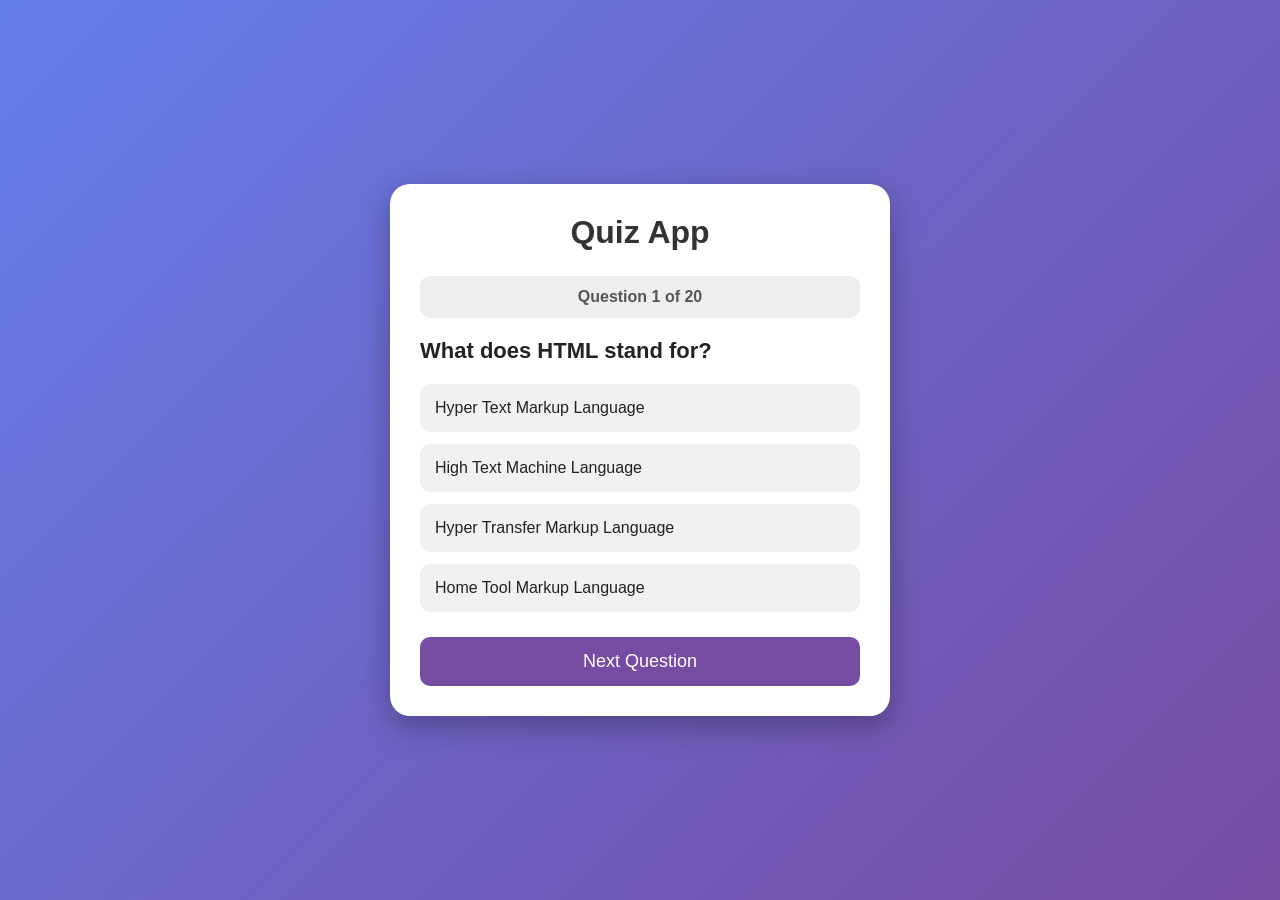
<file: ex3/index.html>
<!DOCTYPE html>
<html lang="en">
<head>
    <meta charset="UTF-8">
    <meta name="viewport" content="width=device-width, initial-scale=1.0">
    <title>Quiz App</title>
    <link rel="stylesheet" href="style.css">
</head>
<body>

<div class="quiz-container">

    <div class="quiz-box">
        <h1>Quiz App</h1>

        <div id="progress" class="progress"></div>

        <h2 id="question"></h2>

        <div id="answers" class="answers"></div>

        <button id="nextBtn">Next Question</button>
    </div>

    <div id="result" class="hide">
        <h2>Quiz Completed 🎉</h2>
        <p id="score"></p>
        <button onclick="location.reload()">Restart Quiz</button>
    </div>

</div>

<script src="script.js"></script>

</body>
</html>
</file>
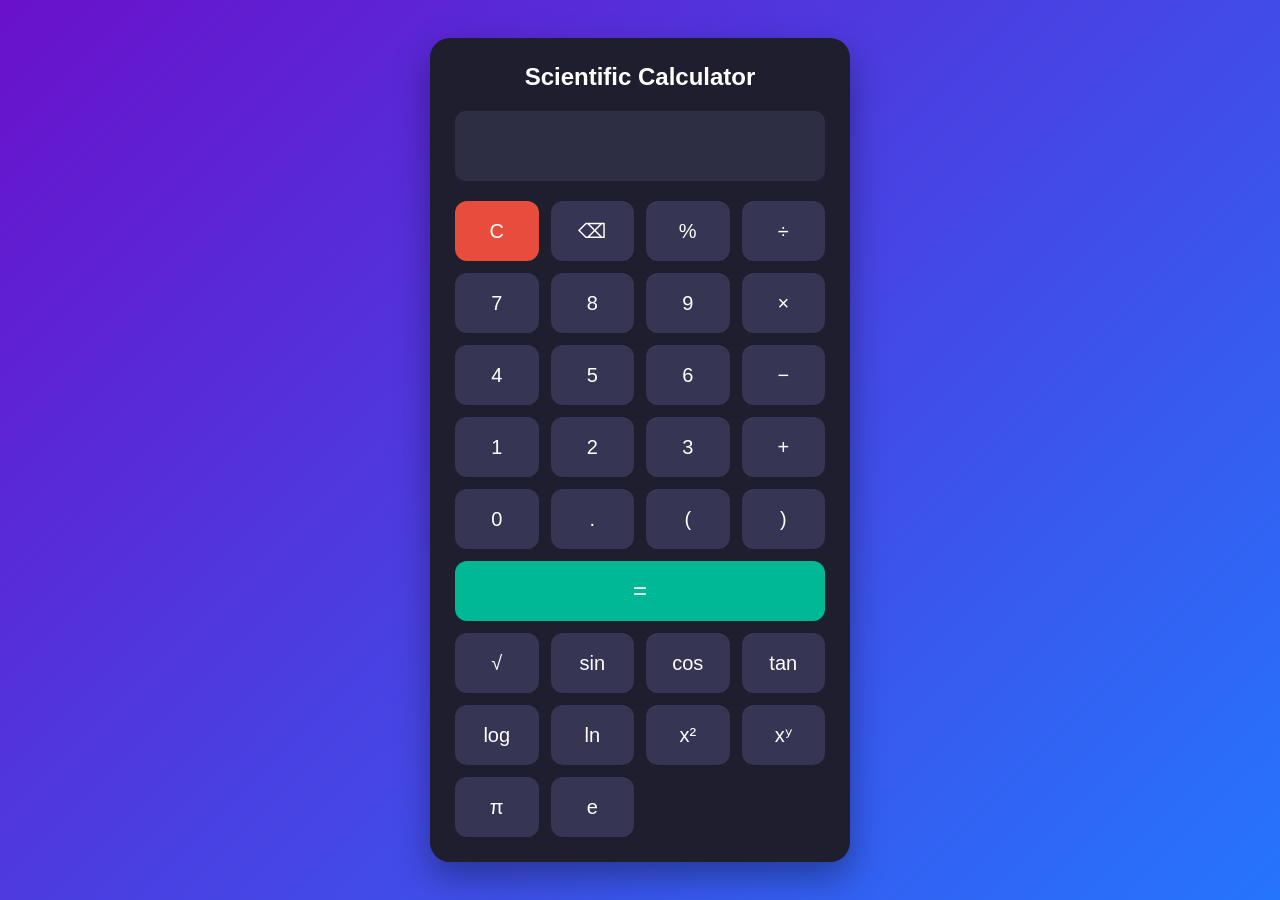
<file: ex4/index.html>
<!DOCTYPE html>
<html lang="en">
<head>
    <meta charset="UTF-8">
    <meta name="viewport" content="width=device-width, initial-scale=1.0">
    <title>Scientific Calculator</title>
    <link rel="stylesheet" href="style.css">
</head>
<body>

<div class="calculator">

    <h2>Scientific Calculator</h2>

    <input type="text" id="display" readonly>

    <div class="buttons">

        <button onclick="clearDisplay()" class="red">C</button>
        <button onclick="deleteLast()">⌫</button>
        <button onclick="append('%')">%</button>
        <button onclick="append('/')">÷</button>

        <button onclick="append('7')">7</button>
        <button onclick="append('8')">8</button>
        <button onclick="append('9')">9</button>
        <button onclick="append('*')">×</button>

        <button onclick="append('4')">4</button>
        <button onclick="append('5')">5</button>
        <button onclick="append('6')">6</button>
        <button onclick="append('-')">−</button>

        <button onclick="append('1')">1</button>
        <button onclick="append('2')">2</button>
        <button onclick="append('3')">3</button>
        <button onclick="append('+')">+</button>

        <button onclick="append('0')">0</button>
        <button onclick="append('.')">.</button>
        <button onclick="append('(')">(</button>
        <button onclick="append(')')">)</button>

        <button onclick="calculate()" class="equal">=</button>

        <button onclick="func('Math.sqrt(')">√</button>
        <button onclick="func('Math.sin(')">sin</button>
        <button onclick="func('Math.cos(')">cos</button>
        <button onclick="func('Math.tan(')">tan</button>

        <button onclick="func('Math.log10(')">log</button>
        <button onclick="func('Math.log(')">ln</button>
        <button onclick="append('**2')">x²</button>
        <button onclick="append('**')">xʸ</button>

        <button onclick="append('Math.PI')">π</button>
        <button onclick="append('Math.E')">e</button>

    </div>

</div>

<script src="script.js"></script>

</body>
</html>
</file>
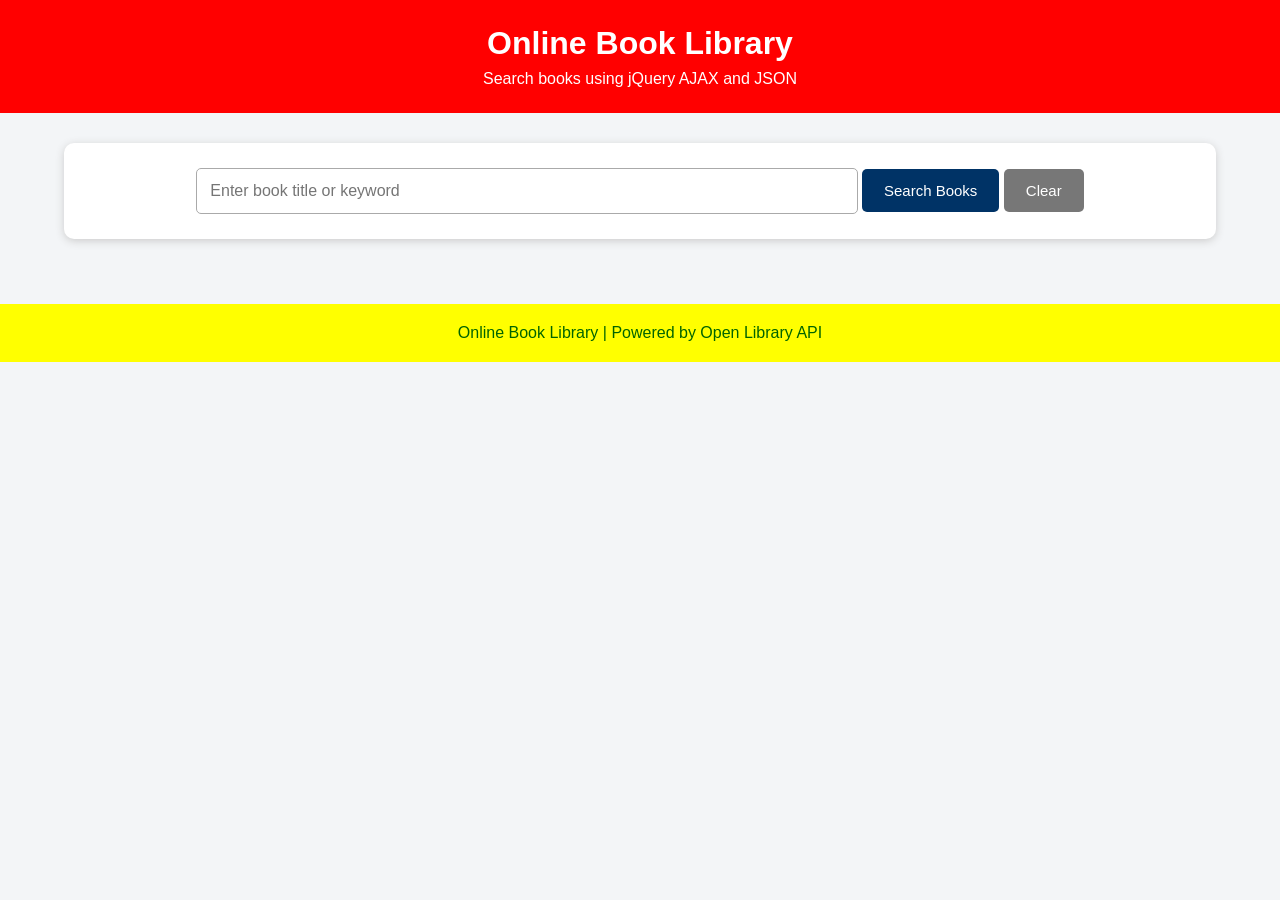
<file: book.html>
<!DOCTYPE html>
<html>

<head>

    <title>Online Book Library</title>

    <script src="https://code.jquery.com/jquery-3.7.1.min.js"></script>

    <style>

        * {
            box-sizing: border-box;
        }

        body {
            margin: 0;
            font-family: Arial, sans-serif;
            background: #f3f5f7;
            color: #222;
        }

        header {
            background: red;
            color: white;
            padding: 25px;
            text-align: center;
        }

        header h1 {
            margin: 0;
        }

        header p {
            margin: 8px 0 0;
        }

        .container {
            width: 90%;
            max-width: 1200px;
            margin: 30px auto;
        }

        .search-box {
            background: white;
            padding: 25px;
            border-radius: 10px;
            box-shadow: 0 2px 8px #ccc;
            text-align: center;
        }

        .search-box input {
            width: 60%;
            padding: 13px;
            border: 1px solid #aaa;
            border-radius: 5px;
            font-size: 16px;
        }

        button {
            padding: 13px 22px;
            border: none;
            border-radius: 5px;
            cursor: pointer;
            color: white;
            font-size: 15px;
        }

        #searchBtn {
            background: #003366;
        }

        #clearBtn {
            background: #777;
        }

        #loading {
            display: none;
            text-align: center;
            margin: 25px;
            font-size: 18px;
        }

        #resultInfo {
            margin: 25px 0 15px;
            font-weight: bold;
        }

        #bookList {
            display: grid;
            grid-template-columns:
                repeat(auto-fit, minmax(280px, 1fr));
            gap: 20px;
        }

        .book {
            background: white;
            border-radius: 10px;
            padding: 20px;
            box-shadow: 0 2px 8px #ccc;
        }

        .book img {
            display: block;
            width: 130px;
            height: 190px;
            object-fit: cover;
            margin: 0 auto 15px;
            border-radius: 5px;
        }

        .book h2 {
            font-size: 20px;
            margin: 10px 0;
        }

        .book p {
            margin: 7px 0;
        }

        .book a {
            display: inline-block;
            margin-top: 12px;
            padding: 9px 15px;
            background: #003366;
            color: white;
            text-decoration: none;
            border-radius: 5px;
        }

        .message {
            background: white;
            padding: 25px;
            text-align: center;
            border-radius: 8px;
            margin-top: 20px;
        }

        footer {
            margin-top: 40px;
            background: yellow;
            color: darkgreen;
            padding: 20px;
            text-align: center;
        }

        @media(max-width: 600px) {

            .search-box input {
                width: 100%;
                margin-bottom: 10px;
            }

            button {
                width: 100%;
                margin-top: 5px;
            }

        }

    </style>

</head>


<body>


<header>

    <h1>Online Book Library</h1>

    <p>
        Search books using jQuery AJAX and JSON
    </p>

</header>


<div class="container">


    <div class="search-box">

        <input
            type="text"
            id="search"
            placeholder="Enter book title or keyword">

        <button id="searchBtn">
            Search Books
        </button>

        <button id="clearBtn">
            Clear
        </button>

    </div>


    <div id="loading">
        Loading books...
    </div>


    <div id="resultInfo"></div>


    <div id="bookList"></div>


</div>


<footer>

    Online Book Library |
    Powered by Open Library API

</footer>


<script>

$(document).ready(function() {


    $("#searchBtn").click(function() {

        searchBooks();

    });


    $("#search").keypress(function(event) {

        if (event.which == 13) {

            searchBooks();

        }

    });


    $("#clearBtn").click(function() {

        $("#search").val("");

        $("#bookList").html("");

        $("#resultInfo").html("");

    });


    function searchBooks() {


        let query = $("#search").val().trim();


        if (query == "") {

            $("#resultInfo").html(
                "<div class='message'>" +
                "Please enter a book title or keyword." +
                "</div>"
            );

            return;

        }


        $("#loading").show();

        $("#bookList").html("");

        $("#resultInfo").html("");


        $.ajax({

            url:
            "https://openlibrary.org/search.json?q="
            + encodeURIComponent(query)
            + "&limit=12",

            type: "GET",

            dataType: "json",


            success: function(data) {


                $("#loading").hide();


                if (data.docs.length == 0) {

                    $("#resultInfo").html(
                        "<div class='message'>" +
                        "No books found." +
                        "</div>"
                    );

                    return;

                }


                $("#resultInfo").html(
                    "Found " +
                    data.numFound +
                    " books. Showing first " +
                    Math.min(data.docs.length, 12) +
                    " results."
                );


                $.each(
                    data.docs.slice(0, 12),
                    function(index, book) {


                        let title =
                            book.title ||
                            "Unknown Title";


                        let author =
                            book.author_name
                            ? book.author_name[0]
                            : "Unknown Author";


                        let year =
                            book.first_publish_year ||
                            "Unknown";


                        let editions =
                            book.edition_count ||
                            "Unknown";


                        let publisher =
                            book.publisher
                            ? book.publisher[0]
                            : "Unknown";


                        let language =
                            book.language
                            ? book.language[0]
                            : "Unknown";


                        let cover;


                        if (book.cover_i) {

                            cover =
                            "https://covers.openlibrary.org/b/id/"
                            + book.cover_i
                            + "-M.jpg";

                        } else {

                            cover =
                            "https://via.placeholder.com/130x190"
                            + "?text=No+Cover";

                        }


                        let bookLink =
                            book.key
                            ? "https://openlibrary.org"
                            + book.key
                            : "#";


                        let html =

                        "<div class='book'>" +

                        "<img src='" +
                        cover +
                        "' alt='Book Cover'>" +

                        "<h2>" +
                        title +
                        "</h2>" +

                        "<p><b>Author:</b> " +
                        author +
                        "</p>" +

                        "<p><b>First Published:</b> " +
                        year +
                        "</p>" +

                        "<p><b>Editions:</b> " +
                        editions +
                        "</p>" +

                        "<p><b>Publisher:</b> " +
                        publisher +
                        "</p>" +

                        "<p><b>Language:</b> " +
                        language +
                        "</p>" +

                        "<a href='" +
                        bookLink +
                        "' target='_blank'>" +
                        "View Book" +
                        "</a>" +

                        "</div>";


                        $("#bookList").append(html);


                    }
                );

            },


            error: function() {


                $("#loading").hide();


                $("#resultInfo").html(

                    "<div class='message'>" +

                    "Unable to fetch book data. " +

                    "Please check your internet connection." +

                    "</div>"

                );

            }

        });

    }

});

</script>


</body>

</html>
</file>
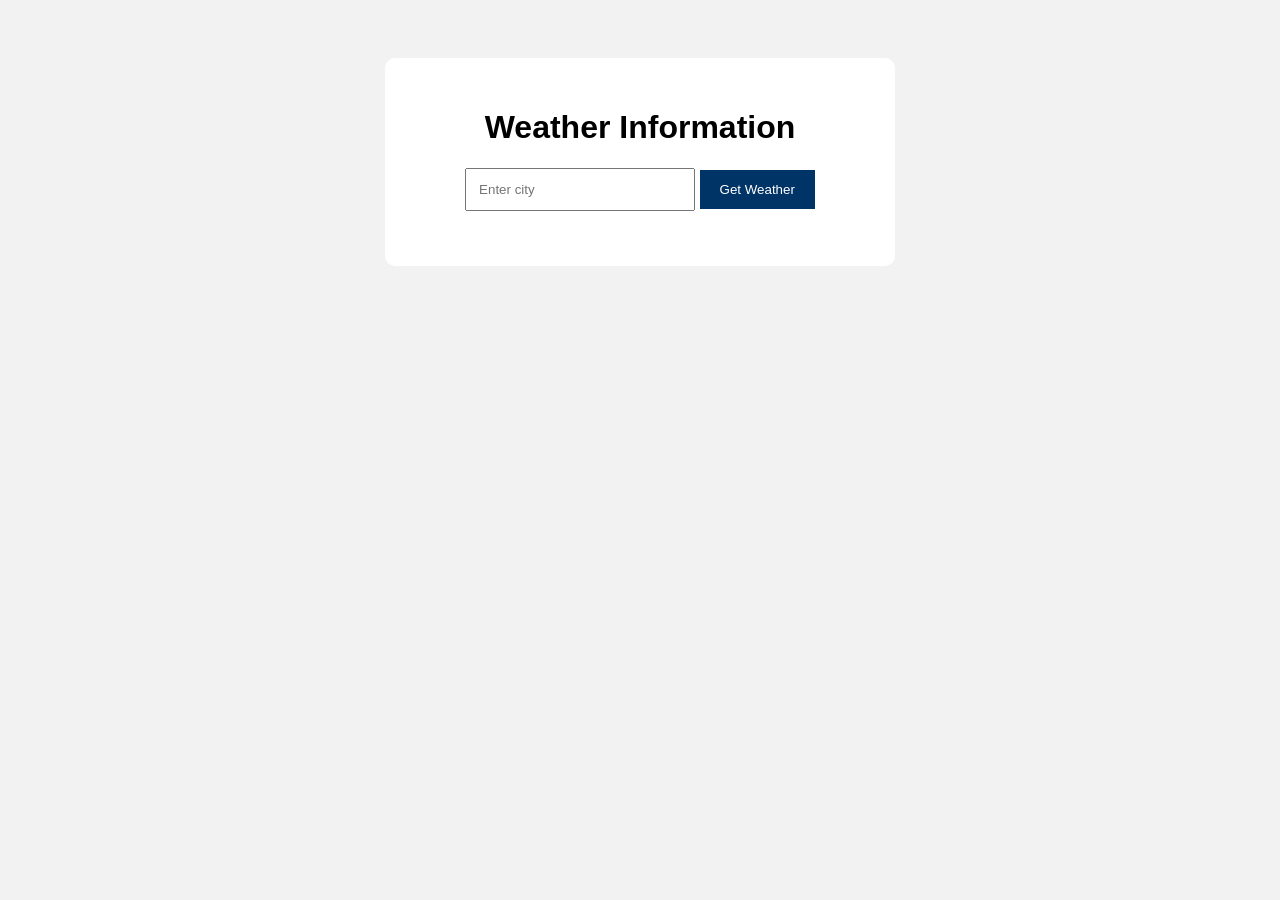
<file: weather.html>
<html>

<head>

<title>Weather Information</title>

<style>

body {
    font-family: Arial;
    background: #f2f2f2;
    padding: 50px;
    text-align: center;
}

.container {
    background: white;
    width: 450px;
    margin: auto;
    padding: 30px;
    border-radius: 10px;
}

input {
    padding: 12px;
    width: 230px;
}

button {
    padding: 12px 20px;
    background: #003366;
    color: white;
    border: none;
    cursor: pointer;
}

#weather {
    margin-top: 25px;
    text-align: left;
}

</style>

</head>

<body>

<div class="container">

<h1>Weather Information</h1>

<input type="text" id="city" placeholder="Enter city">

<button onclick="fetchWeather()">
Get Weather
</button>

<div id="weather"></div>

</div>

<script>

function fetchWeather() {

    let city = document.getElementById("city").value;

    if (city == "") {
        alert("Enter city name");
        return;
    }

    fetch("https://geocoding-api.open-meteo.com/v1/search?name="
          + encodeURIComponent(city)
          + "&count=1&language=en&format=json")

    .then(response => response.json())

    .then(data => {

        if (!data.results) {
            document.getElementById("weather").innerHTML =
                "<p>City not found</p>";
            return;
        }

        let latitude = data.results[0].latitude;
        let longitude = data.results[0].longitude;
        let cityName = data.results[0].name;

        return fetch(
            "https://api.open-meteo.com/v1/forecast?latitude="
            + latitude
            + "&longitude="
            + longitude
            + "&current=temperature_2m,relative_humidity_2m,weather_code"
        )
        .then(response => response.json())

        .then(weather => {

            document.getElementById("weather").innerHTML =
                "<h2>" + cityName + "</h2>" +
                "<p>Temperature: "
                + weather.current.temperature_2m
                + " °C</p>" +
                "<p>Humidity: "
                + weather.current.relative_humidity_2m
                + "%</p>" +
                "<p>Weather Code: "
                + weather.current.weather_code
                + "</p>";

        });

    })

    .catch(error => {

        document.getElementById("weather").innerHTML =
            "<p>Unable to fetch weather data</p>";

    });

}

</script>

</body>

</html>
</file>
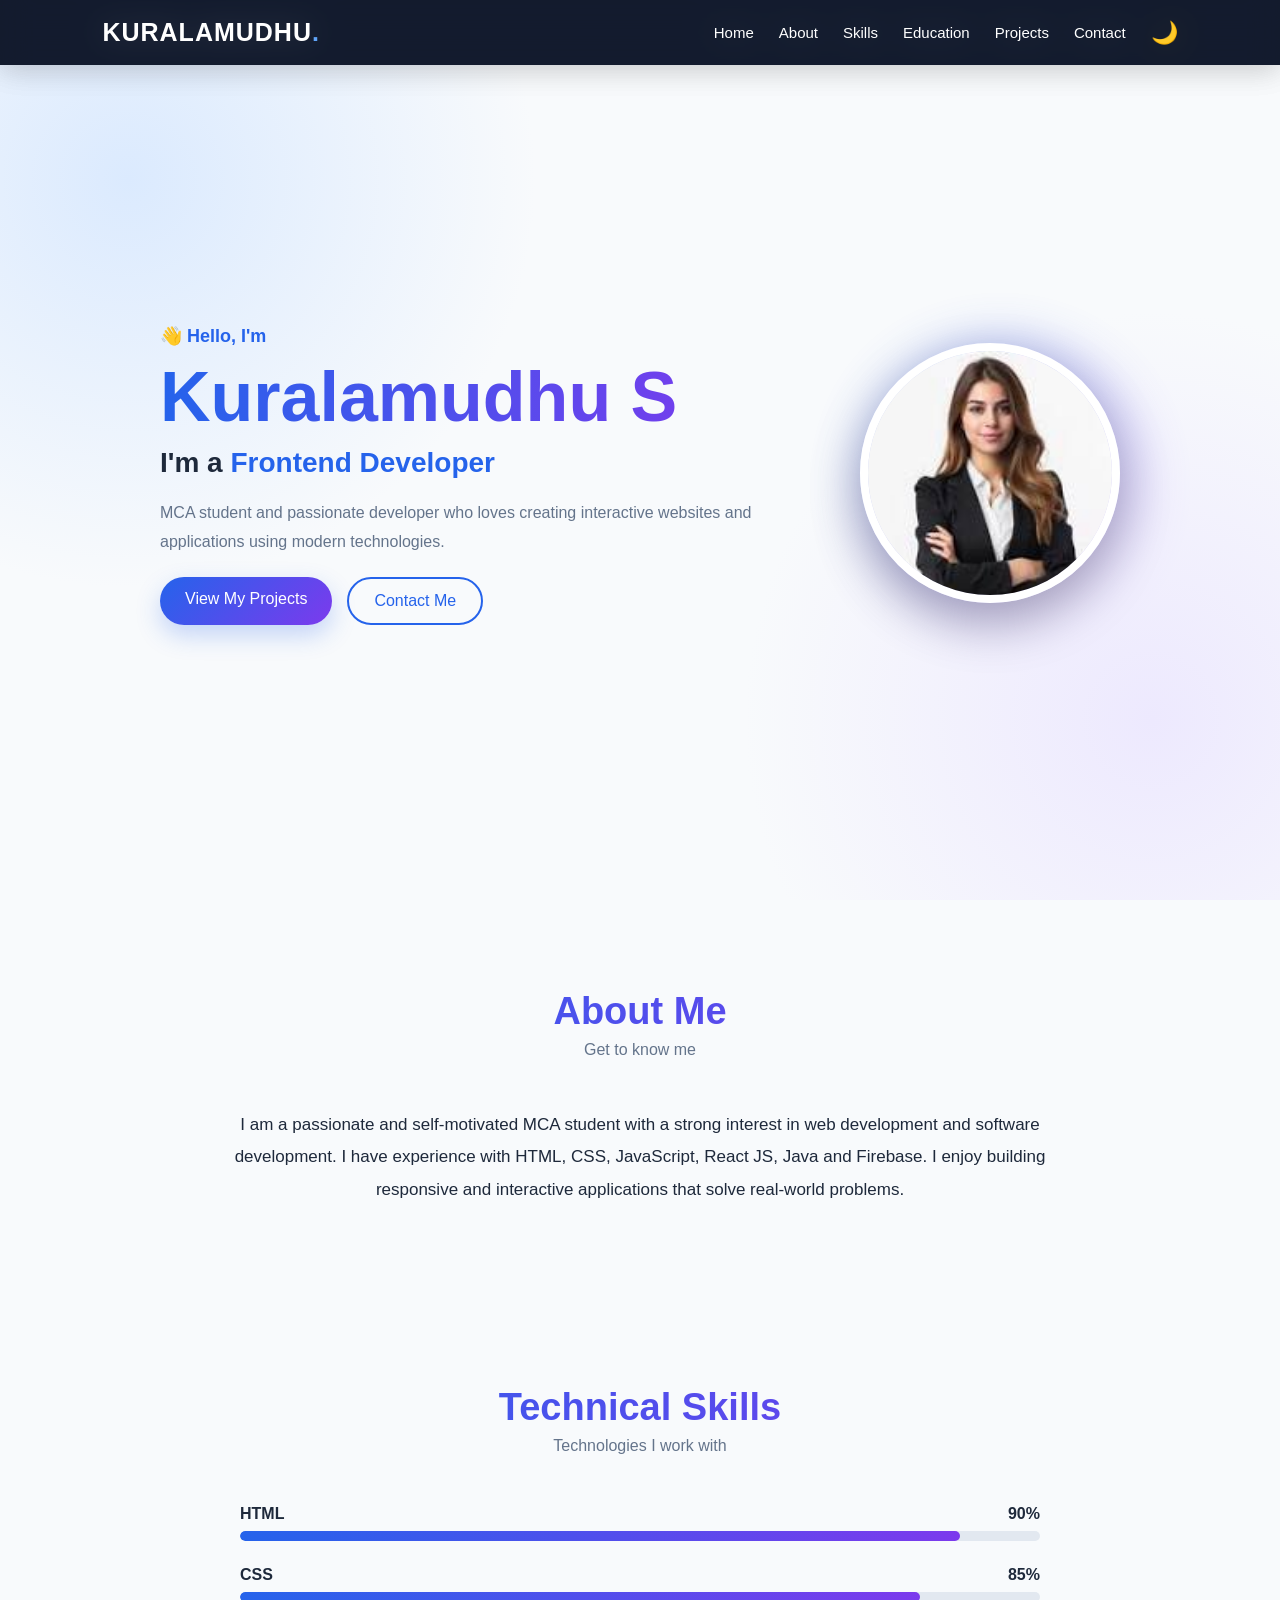
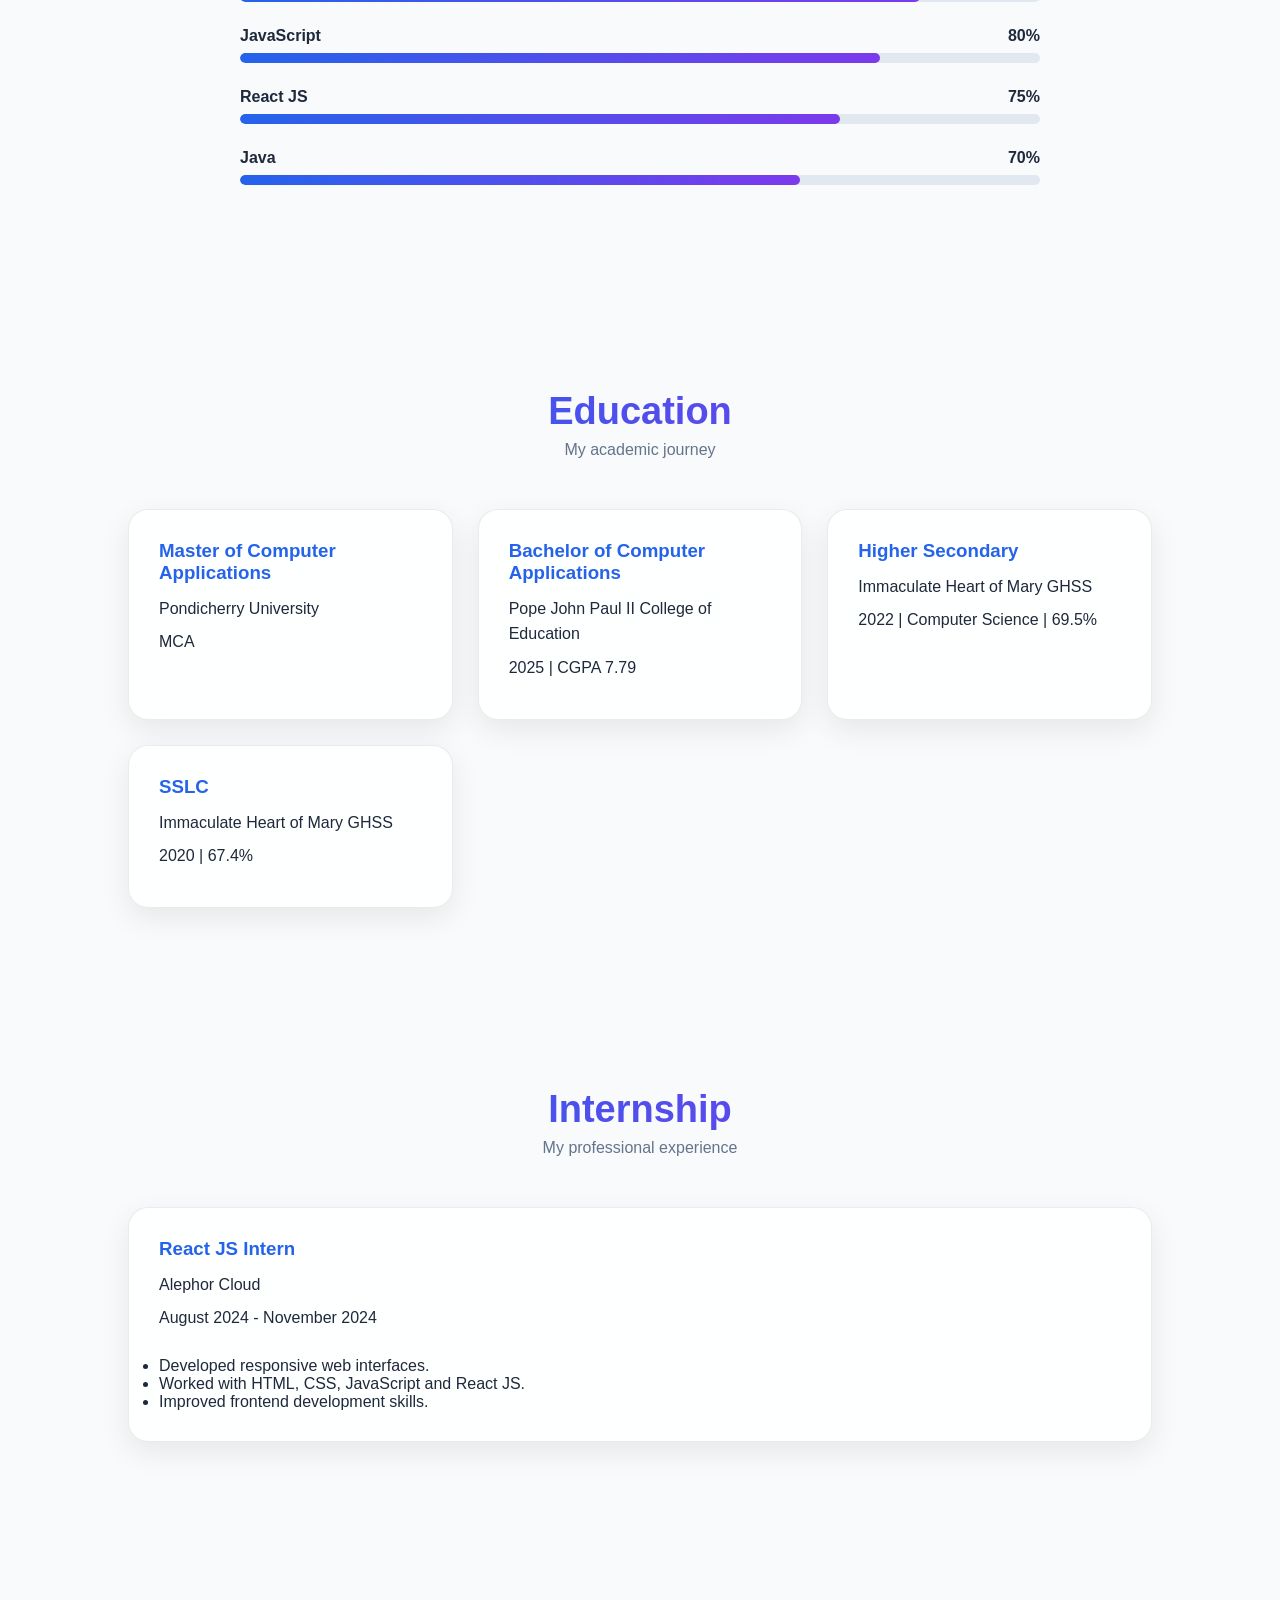
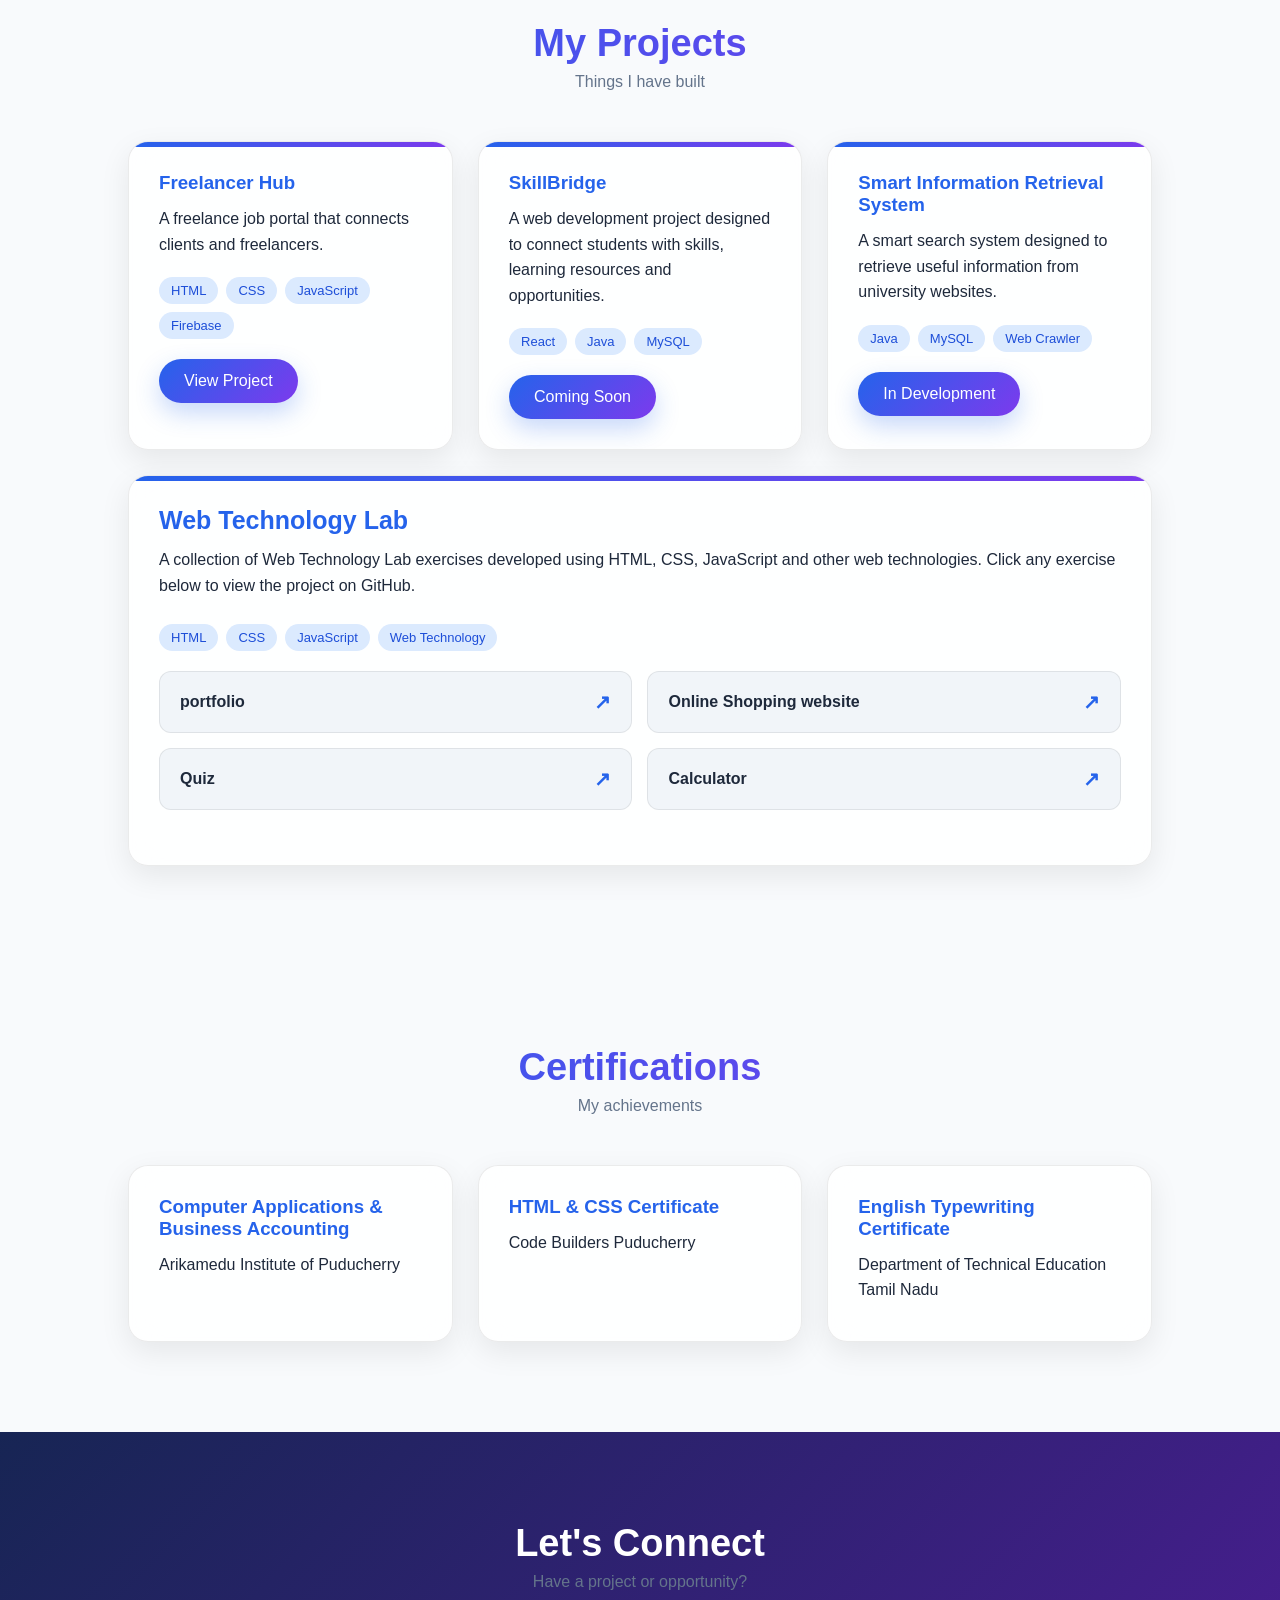
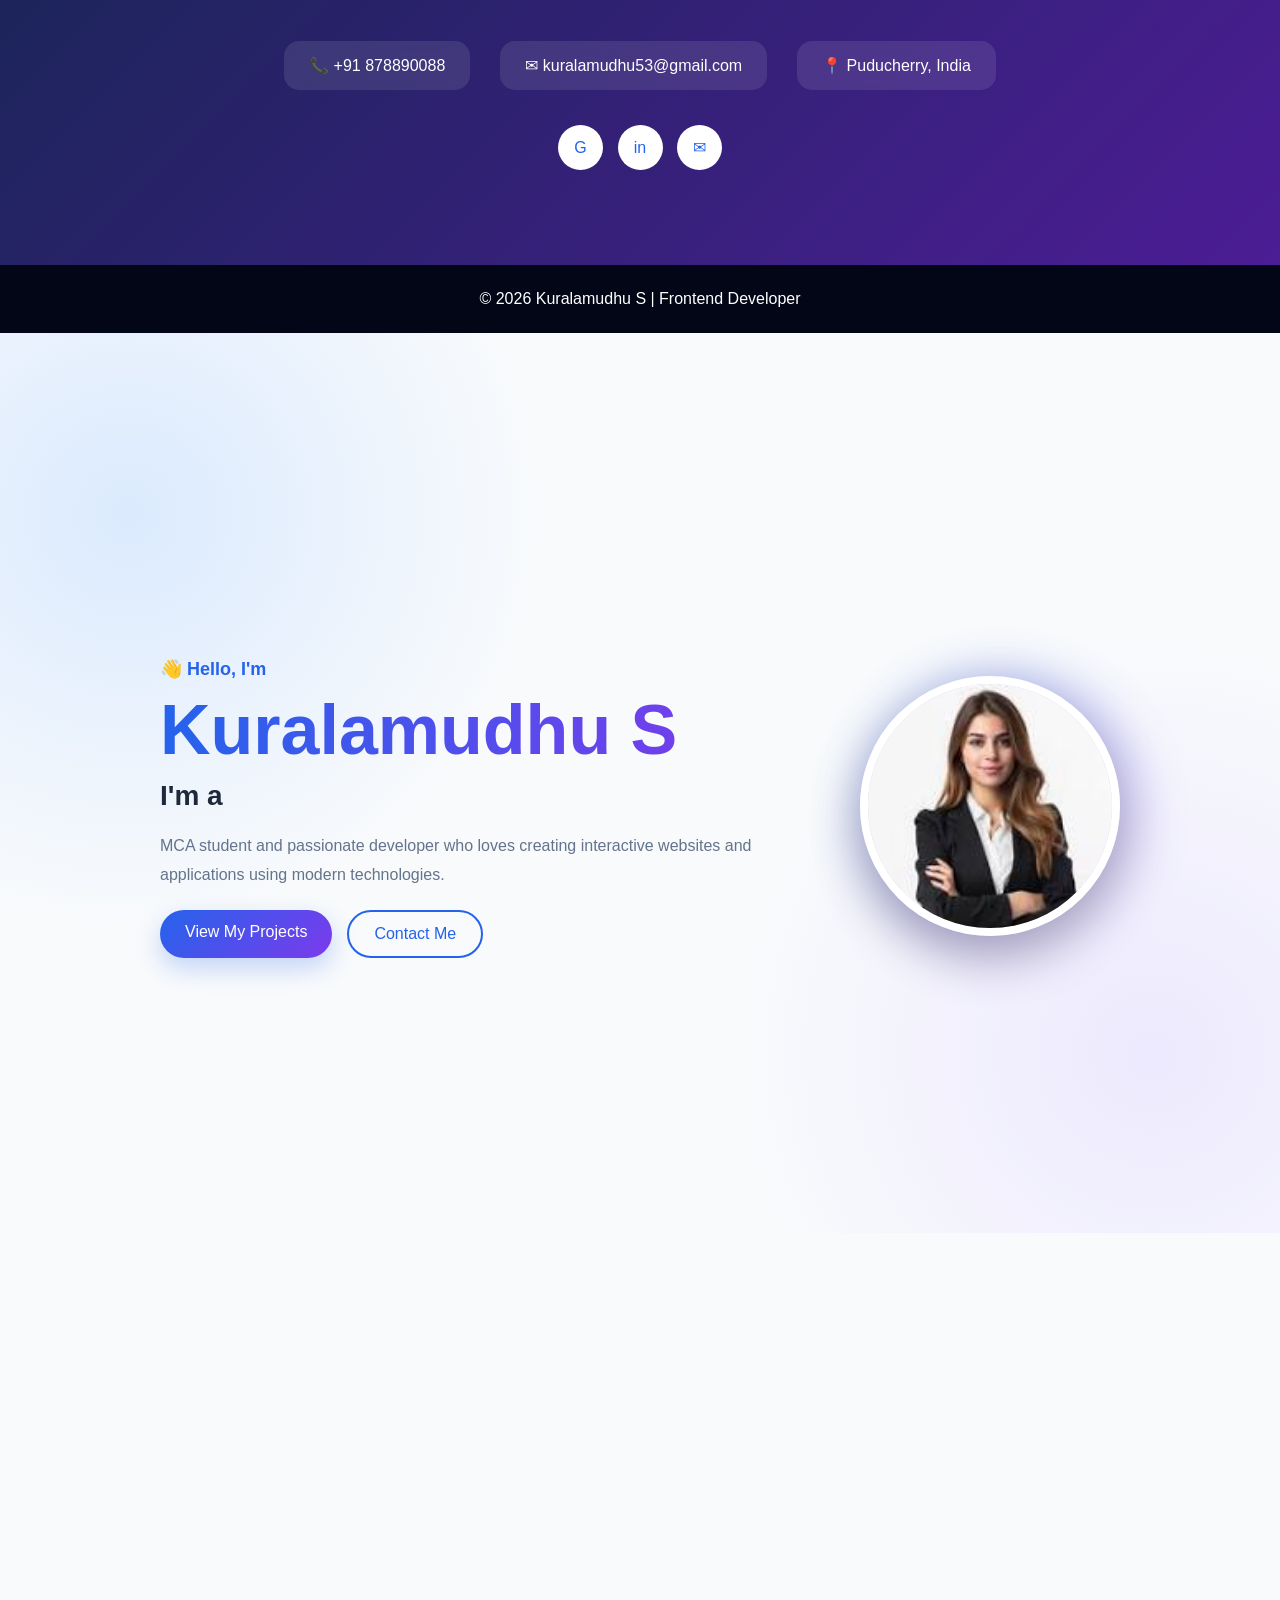
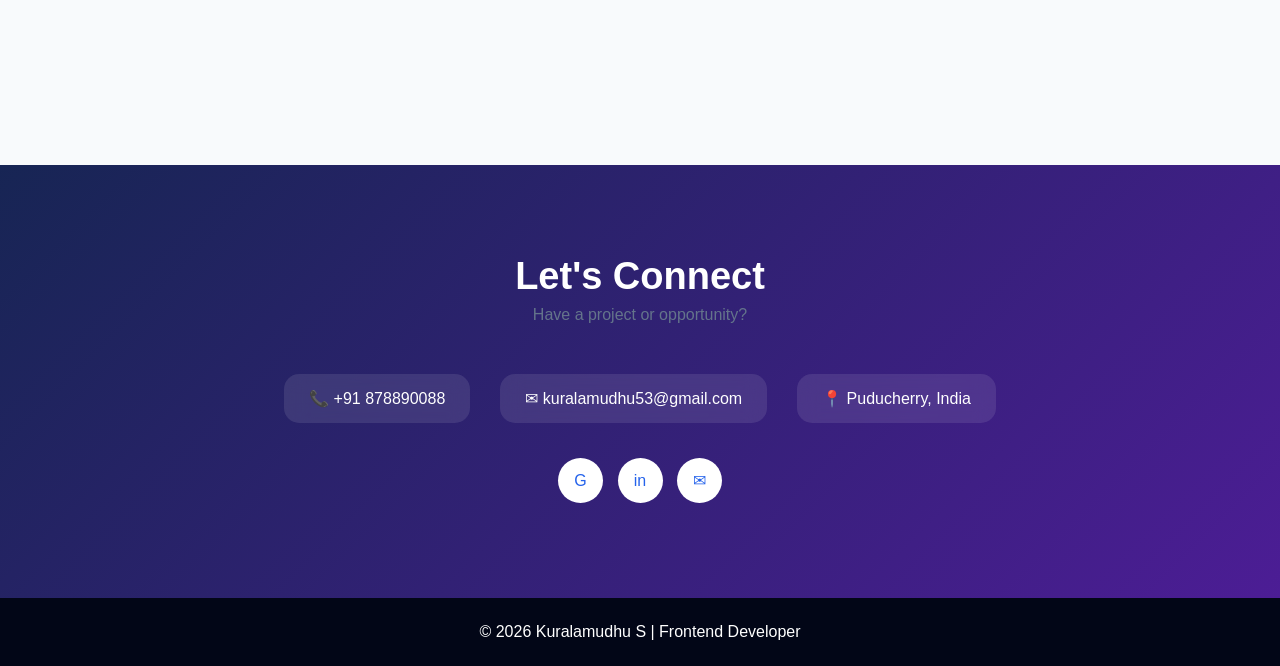
<file: ex1/cv.html>
<!DOCTYPE html>
<html lang="en">

<head>
    <meta charset="UTF-8">
    <meta name="viewport" content="width=device-width, initial-scale=1.0">

    <title>Kuralamudhu S | Portfolio</title>

    <style>

        * {
            margin: 0;
            padding: 0;
            box-sizing: border-box;
            scroll-behavior: smooth;
            font-family: "Segoe UI", Arial, sans-serif;
        }

        :root {
            --primary: #2563eb;
            --secondary: #7c3aed;
            --dark: #0f172a;
            --text: #1e293b;
            --light: #f8fafc;
            --card: rgba(255, 255, 255, 0.85);
            --border: rgba(0, 0, 0, 0.08);
        }

        body {
            background: var(--light);
            color: var(--text);
            overflow-x: hidden;
            transition: 0.4s;
        }

        /* DARK MODE */

        body.dark {
            --dark: #020617;
            --text: #e2e8f0;
            --light: #020617;
            --card: rgba(15, 23, 42, 0.85);
            --border: rgba(255, 255, 255, 0.1);
        }

        /* =========================
           NAVBAR
        ========================= */

        nav {
            position: fixed;
            top: 0;
            left: 0;
            width: 100%;
            padding: 18px 8%;
            display: flex;
            justify-content: space-between;
            align-items: center;

            background: rgba(15, 23, 42, 0.85);
            backdrop-filter: blur(15px);

            color: white;
            z-index: 1000;

            box-shadow: 0 5px 30px rgba(0,0,0,0.1);
        }

        .logo {
            font-size: 25px;
            font-weight: bold;
            letter-spacing: 1px;
        }

        .logo span {
            color: #60a5fa;
        }

        .nav-links {
            display: flex;
            align-items: center;
            gap: 25px;
        }

        .nav-links a {
            color: white;
            text-decoration: none;
            font-size: 15px;
            position: relative;
        }

        .nav-links a::after {
            content: "";
            position: absolute;
            left: 0;
            bottom: -6px;
            width: 0;
            height: 2px;
            background: #60a5fa;
            transition: 0.3s;
        }

        .nav-links a:hover::after {
            width: 100%;
        }

        .theme-btn {
            border: none;
            background: transparent;
            color: white;
            font-size: 22px;
            cursor: pointer;
        }

        .menu-btn {
            display: none;
            font-size: 28px;
            cursor: pointer;
        }

        /* =========================
           HERO
        ========================= */

        .hero {
            min-height: 100vh;

            display: flex;
            justify-content: center;
            align-items: center;

            gap: 100px;

            padding: 120px 10% 70px;

            position: relative;
            overflow: hidden;

            background:
                radial-gradient(circle at 10% 20%, #dbeafe, transparent 30%),
                radial-gradient(circle at 90% 80%, #ede9fe, transparent 30%);
        }

        body.dark .hero {
            background:
                radial-gradient(circle at 10% 20%, #172554, transparent 30%),
                radial-gradient(circle at 90% 80%, #3b0764, transparent 30%);
        }

        .hero-content {
            max-width: 600px;
            animation: slideLeft 1s ease;
        }

        .hello {
            font-size: 18px;
            color: var(--primary);
            font-weight: 600;
        }

        .hero h1 {
            font-size: clamp(40px, 6vw, 70px);
            margin: 10px 0;

            background: linear-gradient(
                90deg,
                #2563eb,
                #7c3aed
            );

            -webkit-background-clip: text;
            background-clip: text;
            color: transparent;
        }

        .hero h2 {
            font-size: 28px;
            margin-bottom: 20px;
        }

        .typing {
            color: var(--primary);
        }

        .hero p {
            line-height: 1.8;
            color: #64748b;
            margin-bottom: 20px;
        }

        body.dark .hero p {
            color: #94a3b8;
        }

        .hero-buttons {
            display: flex;
            gap: 15px;
            flex-wrap: wrap;
        }

        .btn {
            display: inline-block;
            padding: 13px 25px;
            border-radius: 30px;

            background: linear-gradient(
                135deg,
                #2563eb,
                #7c3aed
            );

            color: white;
            text-decoration: none;

            transition: 0.3s;
            box-shadow: 0 10px 25px rgba(37,99,235,0.25);
        }

        .btn:hover {
            transform: translateY(-5px);
            box-shadow: 0 15px 35px rgba(37,99,235,0.4);
        }

        .btn-outline {
            background: transparent;
            border: 2px solid var(--primary);
            color: var(--primary);
            box-shadow: none;
        }

        .btn-outline:hover {
            background: var(--primary);
            color: white;
        }

        /* PROFILE IMAGE */

        .profile-container {
            position: relative;
            animation: float 4s ease-in-out infinite;
        }

        .profile-container::before {
            content: "";
            position: absolute;

            width: 280px;
            height: 280px;

            border-radius: 50%;

            background: linear-gradient(
                135deg,
                #2563eb,
                #7c3aed
            );

            filter: blur(25px);
            opacity: 0.4;

            z-index: -1;
        }

        .profile {
            width: 260px;
            height: 260px;

            border-radius: 50%;

            object-fit: cover;

            border: 8px solid white;

            box-shadow:
                0 20px 50px rgba(0,0,0,0.25);
        }

        /* =========================
           SECTIONS
        ========================= */

        section {
            padding: 90px 10%;
        }

        .section-title {
            text-align: center;
            margin-bottom: 50px;
        }

        .section-title h2 {
            font-size: 38px;

            background: linear-gradient(
                90deg,
                #2563eb,
                #7c3aed
            );

            -webkit-background-clip: text;
            background-clip: text;
            color: transparent;
        }

        .section-title p {
            margin-top: 8px;
            color: #64748b;
        }

        /* =========================
           ABOUT
        ========================= */

        .about-container {
            max-width: 850px;
            margin: auto;

            text-align: center;

            line-height: 1.9;
            font-size: 17px;
        }

        /* =========================
           SKILLS
        ========================= */

        .skills-container {
            max-width: 800px;
            margin: auto;
        }

        .skill {
            margin-bottom: 25px;
        }

        .skill-header {
            display: flex;
            justify-content: space-between;
            margin-bottom: 8px;
            font-weight: 600;
        }

        .skill-bar {
            height: 10px;
            background: #e2e8f0;
            border-radius: 20px;
            overflow: hidden;
        }

        body.dark .skill-bar {
            background: #1e293b;
        }

        .skill-progress {
            height: 100%;
            width: 0;
            border-radius: 20px;

            background: linear-gradient(
                90deg,
                #2563eb,
                #7c3aed
            );

            transition: width 1.5s ease;
        }

        /* =========================
           CARDS
        ========================= */

        .cards {
            display: grid;

            grid-template-columns:
                repeat(auto-fit, minmax(280px, 1fr));

            gap: 25px;
        }

        .card {
            background: var(--card);

            border: 1px solid var(--border);

            padding: 30px;

            border-radius: 20px;

            backdrop-filter: blur(15px);

            box-shadow:
                0 10px 30px rgba(0,0,0,0.08);

            transition: 0.4s;
        }

        .card:hover {
            transform: translateY(-10px);

            box-shadow:
                0 20px 45px rgba(37,99,235,0.15);
        }

        .card h3 {
            color: var(--primary);
            margin-bottom: 12px;
        }

        .card p {
            margin: 8px 0;
            line-height: 1.6;
        }

        /* =========================
           PROJECT
        ========================= */

        .project-card {
            position: relative;
            overflow: hidden;
        }

        .project-card::before {
            content: "";

            position: absolute;

            top: 0;
            left: 0;

            width: 100%;
            height: 5px;

            background:
                linear-gradient(
                    90deg,
                    #2563eb,
                    #7c3aed
                );
        }

        .project-tech {
            display: flex;
            flex-wrap: wrap;
            gap: 8px;
            margin: 20px 0;
        }

        .tech {
            padding: 6px 12px;
            background: #dbeafe;
            color: #1d4ed8;
            border-radius: 20px;
            font-size: 13px;
        }

        body.dark .tech {
            background: #172554;
            color: #93c5fd;
        }

        /* =========================
           WEB TECHNOLOGY LAB
        ========================= */

        .lab-card {
            grid-column: 1 / -1;
        }

        .lab-card h3 {
            font-size: 25px;
        }

        .lab-description {
            margin-bottom: 25px !important;
        }

        .exercise-list {
            display: grid;
            grid-template-columns: repeat(2, 1fr);
            gap: 15px;
            margin: 20px 0 25px;
        }

        .exercise-link {
            display: flex;
            align-items: center;
            justify-content: space-between;

            padding: 18px 20px;

            border-radius: 12px;

            background: #f1f5f9;

            color: var(--text);

            text-decoration: none;

            border: 1px solid var(--border);

            font-weight: 600;

            transition: 0.3s;
        }

        body.dark .exercise-link {
            background: #1e293b;
            color: #e2e8f0;
        }

        .exercise-link span:last-child {
            color: var(--primary);
            font-size: 20px;
        }

        .exercise-link:hover {
            transform: translateY(-4px);
            background: linear-gradient(
                135deg,
                #2563eb,
                #7c3aed
            );
            color: white;
            box-shadow: 0 10px 25px rgba(37,99,235,0.25);
        }

        .exercise-link:hover span:last-child {
            color: white;
        }

        /* =========================
           CONTACT
        ========================= */

        .contact {
            background:
                linear-gradient(
                    135deg,
                    #172554,
                    #4c1d95
                );

            color: white;
            text-align: center;
        }

        .contact .section-title h2 {
            color: white;
            background: none;
        }

        .contact-info {
            display: flex;
            justify-content: center;
            flex-wrap: wrap;
            gap: 30px;
            margin: 30px 0;
        }

        .contact-item {
            padding: 15px 25px;

            background: rgba(255,255,255,0.1);

            border-radius: 15px;

            backdrop-filter: blur(10px);
        }

        .social-links {
            margin-top: 25px;
        }

        .social-links a {
            display: inline-block;

            width: 45px;
            height: 45px;

            line-height: 45px;

            margin: 5px;

            border-radius: 50%;

            background: white;
            color: #2563eb;

            text-decoration: none;

            transition: 0.3s;
        }

        .social-links a:hover {
            transform: translateY(-5px) rotate(10deg);
        }

        /* =========================
           FOOTER
        ========================= */

        footer {
            padding: 25px;
            background: #020617;
            color: white;
            text-align: center;
        }

        /* =========================
           SCROLL TOP
        ========================= */

        #topBtn {
            position: fixed;

            bottom: 25px;
            right: 25px;

            width: 45px;
            height: 45px;

            border: none;
            border-radius: 50%;

            background: linear-gradient(
                135deg,
                #2563eb,
                #7c3aed
            );

            color: white;

            font-size: 20px;

            cursor: pointer;

            display: none;

            z-index: 999;
        }

        /* =========================
           ANIMATIONS
        ========================= */

        .reveal {
            opacity: 0;
            transform: translateY(50px);
            transition: 0.8s;
        }

        .reveal.active {
            opacity: 1;
            transform: translateY(0);
        }

        @keyframes float {

            0%,100% {
                transform: translateY(0);
            }

            50% {
                transform: translateY(-20px);
            }

        }

        @keyframes slideLeft {

            from {
                opacity: 0;
                transform: translateX(-60px);
            }

            to {
                opacity: 1;
                transform: translateX(0);
            }

        }

        /* =========================
           MOBILE
        ========================= */

        @media(max-width: 768px) {

            .nav-links {
                position: absolute;

                top: 70px;
                left: 0;

                width: 100%;

                flex-direction: column;

                background: #0f172a;

                padding: 25px;

                display: none;
            }

            .nav-links.active {
                display: flex;
            }

            .menu-btn {
                display: block;
            }

            .hero {
                flex-direction: column;
                text-align: center;

                gap: 50px;
            }

            .hero-buttons {
                justify-content: center;
            }

            .profile {
                width: 220px;
                height: 220px;
            }

            section {
                padding: 70px 6%;
            }

            .exercise-list {
                grid-template-columns: 1fr;
            }

        }

    </style>

</head>

<body>

<!-- =========================
     NAVBAR
========================= -->

<nav>

    <div class="logo">
        KURALAMUDHU<span>.</span>
    </div>

    <div class="nav-links" id="navLinks">

        <a href="#home">Home</a>
        <a href="#about">About</a>
        <a href="#skills">Skills</a>
        <a href="#education">Education</a>
        <a href="#projects">Projects</a>
        <a href="#contact">Contact</a>

        <button class="theme-btn" id="themeBtn">
            🌙
        </button>

    </div>

    <div class="menu-btn" id="menuBtn">
        ☰
    </div>

</nav>


<!-- =========================
     HERO
========================= -->

<section class="hero" id="home">

    <div class="hero-content">

        <div class="hello">
            👋 Hello, I'm
        </div>

        <h1>
            Kuralamudhu S
        </h1>

        <h2>
            I'm a <span class="typing"></span>
        </h2>

        <p>
            MCA student and passionate developer who loves
            creating interactive websites and applications
            using modern technologies.
        </p>

        <div class="hero-buttons">

            <a href="#projects" class="btn">
                View My Projects
            </a>

            <a href="#contact" class="btn btn-outline">
                Contact Me
            </a>

        </div>

    </div>


    <div class="profile-container">

        <img
            src="[data-uri]"
            alt="Kuralamudhu Profile"
            class="profile"
        >

    </div>

</section>


<!-- =========================
     ABOUT
========================= -->

<section id="about" class="reveal">

    <div class="section-title">

        <h2>About Me</h2>

        <p>Get to know me</p>

    </div>

    <div class="about-container">

        <p>

            I am a passionate and self-motivated MCA student
            with a strong interest in web development and
            software development.

            I have experience with HTML, CSS, JavaScript,
            React JS, Java and Firebase.

            I enjoy building responsive and interactive
            applications that solve real-world problems.

        </p>

    </div>

</section>


<!-- =========================
     SKILLS
========================= -->

<section id="skills" class="reveal">

    <div class="section-title">

        <h2>Technical Skills</h2>

        <p>Technologies I work with</p>

    </div>

    <div class="skills-container">

        <div class="skill">

            <div class="skill-header">
                <span>HTML</span>
                <span>90%</span>
            </div>

            <div class="skill-bar">

                <div
                    class="skill-progress"
                    data-width="90%">
                </div>

            </div>

        </div>


        <div class="skill">

            <div class="skill-header">
                <span>CSS</span>
                <span>85%</span>
            </div>

            <div class="skill-bar">

                <div
                    class="skill-progress"
                    data-width="85%">
                </div>

            </div>

        </div>


        <div class="skill">

            <div class="skill-header">
                <span>JavaScript</span>
                <span>80%</span>
            </div>

            <div class="skill-bar">

                <div
                    class="skill-progress"
                    data-width="80%">
                </div>

            </div>

        </div>


        <div class="skill">

            <div class="skill-header">
                <span>React JS</span>
                <span>75%</span>
            </div>

            <div class="skill-bar">

                <div
                    class="skill-progress"
                    data-width="75%">
                </div>

            </div>

        </div>


        <div class="skill">

            <div class="skill-header">
                <span>Java</span>
                <span>70%</span>
            </div>

            <div class="skill-bar">

                <div
                    class="skill-progress"
                    data-width="70%">
                </div>

            </div>

        </div>

    </div>

</section>


<!-- =========================
     EDUCATION
========================= -->

<section id="education" class="reveal">

    <div class="section-title">

        <h2>Education</h2>

        <p>My academic journey</p>

    </div>

    <div class="cards">

        <div class="card">

            <h3>
                Master of Computer Applications
            </h3>

            <p>
                Pondicherry University
            </p>

            <p>
                MCA
            </p>

        </div>


        <div class="card">

            <h3>
                Bachelor of Computer Applications
            </h3>

            <p>
                Pope John Paul II College of Education
            </p>

            <p>
                2025 | CGPA 7.79
            </p>

        </div>


        <div class="card">

            <h3>
                Higher Secondary
            </h3>

            <p>
                Immaculate Heart of Mary GHSS
            </p>

            <p>
                2022 | Computer Science | 69.5%
            </p>

        </div>


        <div class="card">

            <h3>
                SSLC
            </h3>

            <p>
                Immaculate Heart of Mary GHSS
            </p>

            <p>
                2020 | 67.4%
            </p>

        </div>

    </div>

</section>


<!-- =========================
     INTERNSHIP
========================= -->

<section class="reveal">

    <div class="section-title">

        <h2>Internship</h2>

        <p>My professional experience</p>

    </div>

    <div class="cards">

        <div class="card">

            <h3>
                React JS Intern
            </h3>

            <p>
                Alephor Cloud
            </p>

            <p>
                August 2024 - November 2024
            </p>

            <br>

            <ul>

                <li>
                    Developed responsive web interfaces.
                </li>

                <li>
                    Worked with HTML, CSS, JavaScript
                    and React JS.
                </li>

                <li>
                    Improved frontend development skills.
                </li>

            </ul>

        </div>

    </div>

</section>


<!-- =========================
     PROJECTS
========================= -->

<section id="projects" class="reveal">

    <div class="section-title">

        <h2>My Projects</h2>

        <p>Things I have built</p>

    </div>


    <div class="cards">


        <!-- PROJECT 1 -->

        <div class="card project-card">

            <h3>
                Freelancer Hub
            </h3>

            <p>
                A freelance job portal that connects
                clients and freelancers.
            </p>

            <div class="project-tech">

                <span class="tech">
                    HTML
                </span>

                <span class="tech">
                    CSS
                </span>

                <span class="tech">
                    JavaScript
                </span>

                <span class="tech">
                    Firebase
                </span>

            </div>

            <a
                href="#"
                class="btn"
                target="_blank"
            >
                View Project
            </a>

        </div>


        <!-- PROJECT 2 -->

        <div class="card project-card">

            <h3>
                SkillBridge
            </h3>

            <p>
                A web development project designed
                to connect students with skills,
                learning resources and opportunities.
            </p>

            <div class="project-tech">

                <span class="tech">
                    React
                </span>

                <span class="tech">
                    Java
                </span>

                <span class="tech">
                    MySQL
                </span>

            </div>

            <a
                href="#"
                class="btn"
                target="_blank"
            >
                Coming Soon
            </a>

        </div>


        <!-- PROJECT 3 -->

        <div class="card project-card">

            <h3>
                Smart Information Retrieval System
            </h3>

            <p>
                A smart search system designed to
                retrieve useful information from
                university websites.
            </p>

            <div class="project-tech">

                <span class="tech">
                    Java
                </span>

                <span class="tech">
                    MySQL
                </span>

                <span class="tech">
                    Web Crawler
                </span>

            </div>

            <a
                href="#"
                class="btn"
                target="_blank"
            >
                In Development
            </a>

        </div>


        <!-- =========================
             WEB TECHNOLOGY LAB
        ========================= -->

        <div class="card project-card lab-card">

            <h3>
                Web Technology Lab
            </h3>

            <p class="lab-description">
                A collection of Web Technology Lab exercises
                developed using HTML, CSS, JavaScript and
                other web technologies. Click any exercise
                below to view the project on GitHub.
            </p>


            <div class="project-tech">

                <span class="tech">
                    HTML
                </span>

                <span class="tech">
                    CSS
                </span>

                <span class="tech">
                    JavaScript
                </span>

                <span class="tech">
                    Web Technology
                </span>


            </div>


            <!-- FOUR EXERCISES -->

            <div class="exercise-list">

                <!-- EXERCISE 1 -->

                <a
                    href="https://kural29.github.io/web-technology-lab/ex1/cv.html"
                    class="exercise-link"
                    target="_blank"
                    rel="noopener noreferrer"
                >

                    <span>
                        portfolio
                    </span>

                    <span>
                        ↗
                    </span>

                </a>


                <!-- EXERCISE 2 -->

                <a
                    href="https://kural29.github.io/web-technology-lab/ex2/index.html"
                    class="exercise-link"
                    target="_blank"
                    rel="noopener noreferrer"
                >

                    <span>
                        Online Shopping website
                    </span>

                    <span>
                        ↗
                    </span>

                </a>


                <!-- EXERCISE 3 -->

                <a
                    href="https://kural29.github.io/web-technology-lab/ex3/index.html"
                    class="exercise-link"
                    target="_blank"
                    rel="noopener noreferrer"
                >

                    <span>
                        Quiz
                    </span>

                    <span>
                        ↗
                    </span>

                </a>


                <!-- EXERCISE 4 -->

                <a
                    href="https://kural29.github.io/web-technology-lab/ex4/index.html"
                    class="exercise-link"
                    target="_blank"
                    rel="noopener noreferrer"
                >

                    <span>
                        Calculator
                    </span>

                    <span>
                        ↗
                    </span>

                </a>

            </div>

        </div>

    </div>

</section>


<!-- =========================
     CERTIFICATIONS
========================= -->

<section class="reveal">

    <div class="section-title">

        <h2>Certifications</h2>

        <p>My achievements</p>

    </div>

    <div class="cards">

        <div class="card">

            <h3>
                Computer Applications &
                Business Accounting
            </h3>

            <p>
                Arikamedu Institute of Puducherry
            </p>

        </div>


        <div class="card">

            <h3>
                HTML & CSS Certificate
            </h3>

            <p>
                Code Builders Puducherry
            </p>

        </div>


        <div class="card">

            <h3>
                English Typewriting Certificate
            </h3>

            <p>
                Department of Technical Education
                Tamil Nadu
            </p>

        </div>

    </div>

</section>


<!-- =========================
     CONTACT
========================= -->

<section id="contact" class="contact">

    <div class="section-title">

        <h2>
            Let's Connect
        </h2>

        <p>
            Have a project or opportunity?
        </p>

    </div>


    <div class="contact-info">

        <div class="contact-item">
            📞 +91 878890088
        </div>

        <div class="contact-item">
            ✉ kuralamudhu53@gmail.com
        </div>

        <div class="contact-item">
            📍 Puducherry, India
        </div>

    </div>


    <div class="social-links">

        <a
            href="#"
            title="GitHub"
            target="_blank"
        >
            G
        </a>

        <a
            href="#"
            title="LinkedIn"
            target="_blank"
        >
            in
        </a>

        <a href="mailto:kuralamudhu53@gmail.com">
            ✉
        </a>

    </div>

</section>


<!-- =========================
     FOOTER
========================= -->

<footer>

    © 2026 Kuralamudhu S |

    <span>
        Frontend Developer
    </span>

</footer>


<!-- SCROLL TOP -->

<button id="topBtn">
    ↑
</button>


<!-- =========================
     JAVASCRIPT
========================= -->

<script>

/* =========================
   MOBILE MENU
========================= */

const menuBtn =
    document.getElementById("menuBtn");

const navLinks =
    document.getElementById("navLinks");

menuBtn.addEventListener("click", () => {

    navLinks.classList.toggle("active");

});


/* Close menu after clicking */

document.querySelectorAll(".nav-links a")
.forEach(link => {

    link.addEventListener("click", () => {

        navLinks.classList.remove("active");

    });

});


/* =========================
   DARK MODE
========================= */

const themeBtn =
    document.getElementById("themeBtn");

themeBtn.addEventListener("click", () => {

    document.body.classList.toggle("dark");

    if (
        document.body.classList.contains("dark")
    ) {

        themeBtn.textContent = "☀️";

        localStorage.setItem(
            "theme",
            "dark"
        );

    } else {

        themeBtn.textContent = "🌙";

        localStorage.setItem(
            "theme",
            "light"
        );

    }

});


/* Remember theme */

if (
    localStorage.getItem("theme") === "dark"
) {

    document.body.classList.add("dark");

    themeBtn.textContent = "☀️";

}


/* =========================
   TYPING EFFECT
========================= */

const typingElement =
    document.querySelector(".typing");

const roles = [

    "Frontend Developer",
    "MCA Student",
    "Web Developer",
    "Tech Enthusiast"

];

let roleIndex = 0;
let charIndex = 0;
let deleting = false;

function typeEffect() {

    const currentRole =
        roles[roleIndex];

    if (!deleting) {

        typingElement.textContent =
            currentRole.substring(
                0,
                charIndex + 1
            );

        charIndex++;

        if (
            charIndex ===
            currentRole.length
        ) {

            deleting = true;

            setTimeout(
                typeEffect,
                1500
            );

            return;

        }

    } else {

        typingElement.textContent =
            currentRole.substring(
                0,
                charIndex - 1
            );

        charIndex--;

        if (charIndex === 0) {

            deleting = false;

            roleIndex =
                (roleIndex + 1)
                % roles.length;

        }

    }

    setTimeout(
        typeEffect,
        deleting ? 60 : 100
    );

}

typeEffect();


/* =========================
   SCROLL REVEAL
========================= */

const revealElements =
    document.querySelectorAll(".reveal");

function revealOnScroll() {

    revealElements.forEach(element => {

        const windowHeight =
            window.innerHeight;

        const elementTop =
            element.getBoundingClientRect().top;

        if (
            elementTop <
            windowHeight - 100
        ) {

            element.classList.add("active");

        }

    });

}

window.addEventListener(
    "scroll",
    revealOnScroll
);

revealOnScroll();


/* =========================
   SKILL BAR ANIMATION
========================= */

const skillBars =
    document.querySelectorAll(
        ".skill-progress"
    );

let skillsAnimated = false;

function animateSkills() {

    const skillsSection =
        document.getElementById("skills");

    const position =
        skillsSection.getBoundingClientRect();

    if (
        position.top <
        window.innerHeight - 100
        &&
        !skillsAnimated
    ) {

        skillBars.forEach(bar => {

            bar.style.width =
                bar.dataset.width;

        });

        skillsAnimated = true;

    }

}

window.addEventListener(
    "scroll",
    animateSkills
);


/* =========================
   SCROLL TO TOP
========================= */

const topBtn =
    document.getElementById("topBtn");

window.addEventListener(
    "scroll",
    () => {

        if (window.scrollY > 500) {

            topBtn.style.display =
                "block";

        } else {

            topBtn.style.display =
                "none";

        }

    }
);

topBtn.addEventListener(
    "click",
    () => {

        window.scrollTo({
            top: 0,
            behavior: "smooth"
        });

    }
);

</script>

</body>

</html><!DOCTYPE html>
<html lang="en">

<head>
    <meta charset="UTF-8">
    <meta name="viewport" content="width=device-width, initial-scale=1.0">

    <title>Kuralamudhu S | Portfolio</title>

    <style>

        * {
            margin: 0;
            padding: 0;
            box-sizing: border-box;
            scroll-behavior: smooth;
            font-family: "Segoe UI", Arial, sans-serif;
        }

        :root {
            --primary: #2563eb;
            --secondary: #7c3aed;
            --dark: #0f172a;
            --text: #1e293b;
            --light: #f8fafc;
            --card: rgba(255, 255, 255, 0.85);
            --border: rgba(0, 0, 0, 0.08);
        }

        body {
            background: var(--light);
            color: var(--text);
            overflow-x: hidden;
            transition: 0.4s;
        }

        /* DARK MODE */

        body.dark {
            --dark: #020617;
            --text: #e2e8f0;
            --light: #020617;
            --card: rgba(15, 23, 42, 0.85);
            --border: rgba(255, 255, 255, 0.1);
        }

        /* =========================
           NAVBAR
        ========================= */

        nav {
            position: fixed;
            top: 0;
            left: 0;
            width: 100%;
            padding: 18px 8%;
            display: flex;
            justify-content: space-between;
            align-items: center;

            background: rgba(15, 23, 42, 0.85);
            backdrop-filter: blur(15px);

            color: white;
            z-index: 1000;

            box-shadow: 0 5px 30px rgba(0,0,0,0.1);
        }

        .logo {
            font-size: 25px;
            font-weight: bold;
            letter-spacing: 1px;
        }

        .logo span {
            color: #60a5fa;
        }

        .nav-links {
            display: flex;
            align-items: center;
            gap: 25px;
        }

        .nav-links a {
            color: white;
            text-decoration: none;
            font-size: 15px;
            position: relative;
        }

        .nav-links a::after {
            content: "";
            position: absolute;
            left: 0;
            bottom: -6px;
            width: 0;
            height: 2px;
            background: #60a5fa;
            transition: 0.3s;
        }

        .nav-links a:hover::after {
            width: 100%;
        }

        .theme-btn {
            border: none;
            background: transparent;
            color: white;
            font-size: 22px;
            cursor: pointer;
        }

        .menu-btn {
            display: none;
            font-size: 28px;
            cursor: pointer;
        }

        /* =========================
           HERO
        ========================= */

        .hero {
            min-height: 100vh;

            display: flex;
            justify-content: center;
            align-items: center;

            gap: 100px;

            padding: 120px 10% 70px;

            position: relative;
            overflow: hidden;

            background:
                radial-gradient(circle at 10% 20%, #dbeafe, transparent 30%),
                radial-gradient(circle at 90% 80%, #ede9fe, transparent 30%);
        }

        body.dark .hero {
            background:
                radial-gradient(circle at 10% 20%, #172554, transparent 30%),
                radial-gradient(circle at 90% 80%, #3b0764, transparent 30%);
        }

        .hero-content {
            max-width: 600px;
            animation: slideLeft 1s ease;
        }

        .hello {
            font-size: 18px;
            color: var(--primary);
            font-weight: 600;
        }

        .hero h1 {
            font-size: clamp(40px, 6vw, 70px);
            margin: 10px 0;

            background: linear-gradient(
                90deg,
                #2563eb,
                #7c3aed
            );

            -webkit-background-clip: text;
            background-clip: text;
            color: transparent;
        }

        .hero h2 {
            font-size: 28px;
            margin-bottom: 20px;
        }

        .typing {
            color: var(--primary);
        }

        .hero p {
            line-height: 1.8;
            color: #64748b;
            margin-bottom: 20px;
        }

        body.dark .hero p {
            color: #94a3b8;
        }

        .hero-buttons {
            display: flex;
            gap: 15px;
            flex-wrap: wrap;
        }

        .btn {
            display: inline-block;
            padding: 13px 25px;
            border-radius: 30px;

            background: linear-gradient(
                135deg,
                #2563eb,
                #7c3aed
            );

            color: white;
            text-decoration: none;

            transition: 0.3s;
            box-shadow: 0 10px 25px rgba(37,99,235,0.25);
        }

        .btn:hover {
            transform: translateY(-5px);
            box-shadow: 0 15px 35px rgba(37,99,235,0.4);
        }

        .btn-outline {
            background: transparent;
            border: 2px solid var(--primary);
            color: var(--primary);
            box-shadow: none;
        }

        .btn-outline:hover {
            background: var(--primary);
            color: white;
        }

        /* PROFILE IMAGE */

        .profile-container {
            position: relative;
            animation: float 4s ease-in-out infinite;
        }

        .profile-container::before {
            content: "";
            position: absolute;

            width: 280px;
            height: 280px;

            border-radius: 50%;

            background: linear-gradient(
                135deg,
                #2563eb,
                #7c3aed
            );

            filter: blur(25px);
            opacity: 0.4;

            z-index: -1;
        }

        .profile {
            width: 260px;
            height: 260px;

            border-radius: 50%;

            object-fit: cover;

            border: 8px solid white;

            box-shadow:
                0 20px 50px rgba(0,0,0,0.25);
        }

        /* =========================
           SECTIONS
        ========================= */

        section {
            padding: 90px 10%;
        }

        .section-title {
            text-align: center;
            margin-bottom: 50px;
        }

        .section-title h2 {
            font-size: 38px;

            background: linear-gradient(
                90deg,
                #2563eb,
                #7c3aed
            );

            -webkit-background-clip: text;
            background-clip: text;
            color: transparent;
        }

        .section-title p {
            margin-top: 8px;
            color: #64748b;
        }

        /* =========================
           ABOUT
        ========================= */

        .about-container {
            max-width: 850px;
            margin: auto;

            text-align: center;

            line-height: 1.9;
            font-size: 17px;
        }

        /* =========================
           SKILLS
        ========================= */

        .skills-container {
            max-width: 800px;
            margin: auto;
        }

        .skill {
            margin-bottom: 25px;
        }

        .skill-header {
            display: flex;
            justify-content: space-between;
            margin-bottom: 8px;
            font-weight: 600;
        }

        .skill-bar {
            height: 10px;
            background: #e2e8f0;
            border-radius: 20px;
            overflow: hidden;
        }

        body.dark .skill-bar {
            background: #1e293b;
        }

        .skill-progress {
            height: 100%;
            width: 0;
            border-radius: 20px;

            background: linear-gradient(
                90deg,
                #2563eb,
                #7c3aed
            );

            transition: width 1.5s ease;
        }

        /* =========================
           CARDS
        ========================= */

        .cards {
            display: grid;

            grid-template-columns:
                repeat(auto-fit, minmax(280px, 1fr));

            gap: 25px;
        }

        .card {
            background: var(--card);

            border: 1px solid var(--border);

            padding: 30px;

            border-radius: 20px;

            backdrop-filter: blur(15px);

            box-shadow:
                0 10px 30px rgba(0,0,0,0.08);

            transition: 0.4s;
        }

        .card:hover {
            transform: translateY(-10px);

            box-shadow:
                0 20px 45px rgba(37,99,235,0.15);
        }

        .card h3 {
            color: var(--primary);
            margin-bottom: 12px;
        }

        .card p {
            margin: 8px 0;
            line-height: 1.6;
        }

        /* =========================
           PROJECT
        ========================= */

        .project-card {
            position: relative;
            overflow: hidden;
        }

        .project-card::before {
            content: "";

            position: absolute;

            top: 0;
            left: 0;

            width: 100%;
            height: 5px;

            background:
                linear-gradient(
                    90deg,
                    #2563eb,
                    #7c3aed
                );
        }

        .project-tech {
            display: flex;
            flex-wrap: wrap;
            gap: 8px;
            margin: 20px 0;
        }

        .tech {
            padding: 6px 12px;
            background: #dbeafe;
            color: #1d4ed8;
            border-radius: 20px;
            font-size: 13px;
        }

        body.dark .tech {
            background: #172554;
            color: #93c5fd;
        }

        /* =========================
           WEB TECHNOLOGY LAB
        ========================= */

        .lab-card {
            grid-column: 1 / -1;
        }

        .lab-card h3 {
            font-size: 25px;
        }

        .lab-description {
            margin-bottom: 25px !important;
        }

        .exercise-list {
            display: grid;
            grid-template-columns: repeat(2, 1fr);
            gap: 15px;
            margin: 20px 0 25px;
        }

        .exercise-link {
            display: flex;
            align-items: center;
            justify-content: space-between;

            padding: 18px 20px;

            border-radius: 12px;

            background: #f1f5f9;

            color: var(--text);

            text-decoration: none;

            border: 1px solid var(--border);

            font-weight: 600;

            transition: 0.3s;
        }

        body.dark .exercise-link {
            background: #1e293b;
            color: #e2e8f0;
        }

        .exercise-link span:last-child {
            color: var(--primary);
            font-size: 20px;
        }

        .exercise-link:hover {
            transform: translateY(-4px);
            background: linear-gradient(
                135deg,
                #2563eb,
                #7c3aed
            );
            color: white;
            box-shadow: 0 10px 25px rgba(37,99,235,0.25);
        }

        .exercise-link:hover span:last-child {
            color: white;
        }

        /* =========================
           CONTACT
        ========================= */

        .contact {
            background:
                linear-gradient(
                    135deg,
                    #172554,
                    #4c1d95
                );

            color: white;
            text-align: center;
        }

        .contact .section-title h2 {
            color: white;
            background: none;
        }

        .contact-info {
            display: flex;
            justify-content: center;
            flex-wrap: wrap;
            gap: 30px;
            margin: 30px 0;
        }

        .contact-item {
            padding: 15px 25px;

            background: rgba(255,255,255,0.1);

            border-radius: 15px;

            backdrop-filter: blur(10px);
        }

        .social-links {
            margin-top: 25px;
        }

        .social-links a {
            display: inline-block;

            width: 45px;
            height: 45px;

            line-height: 45px;

            margin: 5px;

            border-radius: 50%;

            background: white;
            color: #2563eb;

            text-decoration: none;

            transition: 0.3s;
        }

        .social-links a:hover {
            transform: translateY(-5px) rotate(10deg);
        }

        /* =========================
           FOOTER
        ========================= */

        footer {
            padding: 25px;
            background: #020617;
            color: white;
            text-align: center;
        }

        /* =========================
           SCROLL TOP
        ========================= */

        #topBtn {
            position: fixed;

            bottom: 25px;
            right: 25px;

            width: 45px;
            height: 45px;

            border: none;
            border-radius: 50%;

            background: linear-gradient(
                135deg,
                #2563eb,
                #7c3aed
            );

            color: white;

            font-size: 20px;

            cursor: pointer;

            display: none;

            z-index: 999;
        }

        /* =========================
           ANIMATIONS
        ========================= */

        .reveal {
            opacity: 0;
            transform: translateY(50px);
            transition: 0.8s;
        }

        .reveal.active {
            opacity: 1;
            transform: translateY(0);
        }

        @keyframes float {

            0%,100% {
                transform: translateY(0);
            }

            50% {
                transform: translateY(-20px);
            }

        }

        @keyframes slideLeft {

            from {
                opacity: 0;
                transform: translateX(-60px);
            }

            to {
                opacity: 1;
                transform: translateX(0);
            }

        }

        /* =========================
           MOBILE
        ========================= */

        @media(max-width: 768px) {

            .nav-links {
                position: absolute;

                top: 70px;
                left: 0;

                width: 100%;

                flex-direction: column;

                background: #0f172a;

                padding: 25px;

                display: none;
            }

            .nav-links.active {
                display: flex;
            }

            .menu-btn {
                display: block;
            }

            .hero {
                flex-direction: column;
                text-align: center;

                gap: 50px;
            }

            .hero-buttons {
                justify-content: center;
            }

            .profile {
                width: 220px;
                height: 220px;
            }

            section {
                padding: 70px 6%;
            }

            .exercise-list {
                grid-template-columns: 1fr;
            }

        }

    </style>

</head>

<body>

<!-- =========================
     NAVBAR
========================= -->

<nav>

    <div class="logo">
        KURALAMUDHU<span>.</span>
    </div>

    <div class="nav-links" id="navLinks">

        <a href="#home">Home</a>
        <a href="#about">About</a>
        <a href="#skills">Skills</a>
        <a href="#education">Education</a>
        <a href="#projects">Projects</a>
        <a href="#contact">Contact</a>

        <button class="theme-btn" id="themeBtn">
            🌙
        </button>

    </div>

    <div class="menu-btn" id="menuBtn">
        ☰
    </div>

</nav>


<!-- =========================
     HERO
========================= -->

<section class="hero" id="home">

    <div class="hero-content">

        <div class="hello">
            👋 Hello, I'm
        </div>

        <h1>
            Kuralamudhu S
        </h1>

        <h2>
            I'm a <span class="typing"></span>
        </h2>

        <p>
            MCA student and passionate developer who loves
            creating interactive websites and applications
            using modern technologies.
        </p>

        <div class="hero-buttons">

            <a href="#projects" class="btn">
                View My Projects
            </a>

            <a href="#contact" class="btn btn-outline">
                Contact Me
            </a>

        </div>

    </div>


    <div class="profile-container">

        <img
            src="[data-uri]"
            alt="Kuralamudhu Profile"
            class="profile"
        >

    </div>

</section>


<!-- =========================
     ABOUT
========================= -->

<section id="about" class="reveal">

    <div class="section-title">

        <h2>About Me</h2>

        <p>Get to know me</p>

    </div>

    <div class="about-container">

        <p>

            I am a passionate and self-motivated MCA student
            with a strong interest in web development and
            software development.

            I have experience with HTML, CSS, JavaScript,
            React JS, Java and Firebase.

            I enjoy building responsive and interactive
            applications that solve real-world problems.

        </p>

    </div>

</section>


<!-- =========================
     SKILLS
========================= -->

<section id="skills" class="reveal">

    <div class="section-title">

        <h2>Technical Skills</h2>

        <p>Technologies I work with</p>

    </div>

    <div class="skills-container">

        <div class="skill">

            <div class="skill-header">
                <span>HTML</span>
                <span>90%</span>
            </div>

            <div class="skill-bar">

                <div
                    class="skill-progress"
                    data-width="90%">
                </div>

            </div>

        </div>


        <div class="skill">

            <div class="skill-header">
                <span>CSS</span>
                <span>85%</span>
            </div>

            <div class="skill-bar">

                <div
                    class="skill-progress"
                    data-width="85%">
                </div>

            </div>

        </div>


        <div class="skill">

            <div class="skill-header">
                <span>JavaScript</span>
                <span>80%</span>
            </div>

            <div class="skill-bar">

                <div
                    class="skill-progress"
                    data-width="80%">
                </div>

            </div>

        </div>


        <div class="skill">

            <div class="skill-header">
                <span>React JS</span>
                <span>75%</span>
            </div>

            <div class="skill-bar">

                <div
                    class="skill-progress"
                    data-width="75%">
                </div>

            </div>

        </div>


        <div class="skill">

            <div class="skill-header">
                <span>Java</span>
                <span>70%</span>
            </div>

            <div class="skill-bar">

                <div
                    class="skill-progress"
                    data-width="70%">
                </div>

            </div>

        </div>

    </div>

</section>


<!-- =========================
     EDUCATION
========================= -->

<section id="education" class="reveal">

    <div class="section-title">

        <h2>Education</h2>

        <p>My academic journey</p>

    </div>

    <div class="cards">

        <div class="card">

            <h3>
                Master of Computer Applications
            </h3>

            <p>
                Pondicherry University
            </p>

            <p>
                MCA
            </p>

        </div>


        <div class="card">

            <h3>
                Bachelor of Computer Applications
            </h3>

            <p>
                Pope John Paul II College of Education
            </p>

            <p>
                2025 | CGPA 7.79
            </p>

        </div>


        <div class="card">

            <h3>
                Higher Secondary
            </h3>

            <p>
                Immaculate Heart of Mary GHSS
            </p>

            <p>
                2022 | Computer Science | 69.5%
            </p>

        </div>


        <div class="card">

            <h3>
                SSLC
            </h3>

            <p>
                Immaculate Heart of Mary GHSS
            </p>

            <p>
                2020 | 67.4%
            </p>

        </div>

    </div>

</section>


<!-- =========================
     INTERNSHIP
========================= -->

<section class="reveal">

    <div class="section-title">

        <h2>Internship</h2>

        <p>My professional experience</p>

    </div>

    <div class="cards">

        <div class="card">

            <h3>
                React JS Intern
            </h3>

            <p>
                Alephor Cloud
            </p>

            <p>
                August 2024 - November 2024
            </p>

            <br>

            <ul>

                <li>
                    Developed responsive web interfaces.
                </li>

                <li>
                    Worked with HTML, CSS, JavaScript
                    and React JS.
                </li>

                <li>
                    Improved frontend development skills.
                </li>

            </ul>

        </div>

    </div>

</section>


<!-- =========================
     PROJECTS
========================= -->

<section id="projects" class="reveal">

    <div class="section-title">

        <h2>My Projects</h2>

        <p>Things I have built</p>

    </div>


    <div class="cards">


        <!-- PROJECT 1 -->

        <div class="card project-card">

            <h3>
                Freelancer Hub
            </h3>

            <p>
                A freelance job portal that connects
                clients and freelancers.
            </p>

            <div class="project-tech">

                <span class="tech">
                    HTML
                </span>

                <span class="tech">
                    CSS
                </span>

                <span class="tech">
                    JavaScript
                </span>

                <span class="tech">
                    Firebase
                </span>

            </div>

            <a
                href="#"
                class="btn"
                target="_blank"
            >
                View Project
            </a>

        </div>


        <!-- PROJECT 2 -->

        <div class="card project-card">

            <h3>
                SkillBridge
            </h3>

            <p>
                A web development project designed
                to connect students with skills,
                learning resources and opportunities.
            </p>

            <div class="project-tech">

                <span class="tech">
                    React
                </span>

                <span class="tech">
                    Java
                </span>

                <span class="tech">
                    MySQL
                </span>

            </div>

            <a
                href="#"
                class="btn"
                target="_blank"
            >
                Coming Soon
            </a>

        </div>


        <!-- PROJECT 3 -->

        <div class="card project-card">

            <h3>
                Smart Information Retrieval System
            </h3>

            <p>
                A smart search system designed to
                retrieve useful information from
                university websites.
            </p>

            <div class="project-tech">

                <span class="tech">
                    Java
                </span>

                <span class="tech">
                    MySQL
                </span>

                <span class="tech">
                    Web Crawler
                </span>

            </div>

            <a
                href="#"
                class="btn"
                target="_blank"
            >
                In Development
            </a>

        </div>


        <!-- =========================
             WEB TECHNOLOGY LAB
        ========================= -->

        <div class="card project-card lab-card">

            <h3>
                Web Technology Lab
            </h3>

            <p class="lab-description">
                A collection of Web Technology Lab exercises
                developed using HTML, CSS, JavaScript and
                other web technologies. Click any exercise
                below to view the project on GitHub.
            </p>


            <div class="project-tech">

                <span class="tech">
                    HTML
                </span>

                <span class="tech">
                    CSS
                </span>

                <span class="tech">
                    JavaScript
                </span>

                <span class="tech">
                    Web Technology
                </span>


            </div>


            <!-- FOUR EXERCISES -->

            <div class="exercise-list">

                <!-- EXERCISE 1 -->

                <a
                    href="https://kural29.github.io/web-technology-lab/ex1/cv.html"
                    class="exercise-link"
                    target="_blank"
                    rel="noopener noreferrer"
                >

                    <span>
                        portfolio
                    </span>

                    <span>
                        ↗
                    </span>

                </a>


                <!-- EXERCISE 2 -->

                <a
                    href="https://kural29.github.io/web-technology-lab/ex2/index.html"
                    class="exercise-link"
                    target="_blank"
                    rel="noopener noreferrer"
                >

                    <span>
                        Online Shopping website
                    </span>

                    <span>
                        ↗
                    </span>

                </a>


                <!-- EXERCISE 3 -->

                <a
                    href="https://kural29.github.io/web-technology-lab/ex3/index.html"
                    class="exercise-link"
                    target="_blank"
                    rel="noopener noreferrer"
                >

                    <span>
                        Quiz
                    </span>

                    <span>
                        ↗
                    </span>

                </a>


                <!-- EXERCISE 4 -->

                <a
                    href="https://kural29.github.io/web-technology-lab/ex4/index.html"
                    class="exercise-link"
                    target="_blank"
                    rel="noopener noreferrer"
                >

                    <span>
                        Calculator
                    </span>

                    <span>
                        ↗
                    </span>

                </a>

            </div>

        </div>

    </div>

</section>


<!-- =========================
     CERTIFICATIONS
========================= -->

<section class="reveal">

    <div class="section-title">

        <h2>Certifications</h2>

        <p>My achievements</p>

    </div>

    <div class="cards">

        <div class="card">

            <h3>
                Computer Applications &
                Business Accounting
            </h3>

            <p>
                Arikamedu Institute of Puducherry
            </p>

        </div>


        <div class="card">

            <h3>
                HTML & CSS Certificate
            </h3>

            <p>
                Code Builders Puducherry
            </p>

        </div>


        <div class="card">

            <h3>
                English Typewriting Certificate
            </h3>

            <p>
                Department of Technical Education
                Tamil Nadu
            </p>

        </div>

    </div>

</section>


<!-- =========================
     CONTACT
========================= -->

<section id="contact" class="contact">

    <div class="section-title">

        <h2>
            Let's Connect
        </h2>

        <p>
            Have a project or opportunity?
        </p>

    </div>


    <div class="contact-info">

        <div class="contact-item">
            📞 +91 878890088
        </div>

        <div class="contact-item">
            ✉ kuralamudhu53@gmail.com
        </div>

        <div class="contact-item">
            📍 Puducherry, India
        </div>

    </div>


    <div class="social-links">

        <a
            href="#"
            title="GitHub"
            target="_blank"
        >
            G
        </a>

        <a
            href="#"
            title="LinkedIn"
            target="_blank"
        >
            in
        </a>

        <a href="mailto:kuralamudhu53@gmail.com">
            ✉
        </a>

    </div>

</section>


<!-- =========================
     FOOTER
========================= -->

<footer>

    © 2026 Kuralamudhu S |

    <span>
        Frontend Developer
    </span>

</footer>


<!-- SCROLL TOP -->

<button id="topBtn">
    ↑
</button>


<!-- =========================
     JAVASCRIPT
========================= -->

<script>

/* =========================
   MOBILE MENU
========================= */

const menuBtn =
    document.getElementById("menuBtn");

const navLinks =
    document.getElementById("navLinks");

menuBtn.addEventListener("click", () => {

    navLinks.classList.toggle("active");

});


/* Close menu after clicking */

document.querySelectorAll(".nav-links a")
.forEach(link => {

    link.addEventListener("click", () => {

        navLinks.classList.remove("active");

    });

});


/* =========================
   DARK MODE
========================= */

const themeBtn =
    document.getElementById("themeBtn");

themeBtn.addEventListener("click", () => {

    document.body.classList.toggle("dark");

    if (
        document.body.classList.contains("dark")
    ) {

        themeBtn.textContent = "☀️";

        localStorage.setItem(
            "theme",
            "dark"
        );

    } else {

        themeBtn.textContent = "🌙";

        localStorage.setItem(
            "theme",
            "light"
        );

    }

});


/* Remember theme */

if (
    localStorage.getItem("theme") === "dark"
) {

    document.body.classList.add("dark");

    themeBtn.textContent = "☀️";

}


/* =========================
   TYPING EFFECT
========================= */

const typingElement =
    document.querySelector(".typing");

const roles = [

    "Frontend Developer",
    "MCA Student",
    "Web Developer",
    "Tech Enthusiast"

];

let roleIndex = 0;
let charIndex = 0;
let deleting = false;

function typeEffect() {

    const currentRole =
        roles[roleIndex];

    if (!deleting) {

        typingElement.textContent =
            currentRole.substring(
                0,
                charIndex + 1
            );

        charIndex++;

        if (
            charIndex ===
            currentRole.length
        ) {

            deleting = true;

            setTimeout(
                typeEffect,
                1500
            );

            return;

        }

    } else {

        typingElement.textContent =
            currentRole.substring(
                0,
                charIndex - 1
            );

        charIndex--;

        if (charIndex === 0) {

            deleting = false;

            roleIndex =
                (roleIndex + 1)
                % roles.length;

        }

    }

    setTimeout(
        typeEffect,
        deleting ? 60 : 100
    );

}

typeEffect();


/* =========================
   SCROLL REVEAL
========================= */

const revealElements =
    document.querySelectorAll(".reveal");

function revealOnScroll() {

    revealElements.forEach(element => {

        const windowHeight =
            window.innerHeight;

        const elementTop =
            element.getBoundingClientRect().top;

        if (
            elementTop <
            windowHeight - 100
        ) {

            element.classList.add("active");

        }

    });

}

window.addEventListener(
    "scroll",
    revealOnScroll
);

revealOnScroll();


/* =========================
   SKILL BAR ANIMATION
========================= */

const skillBars =
    document.querySelectorAll(
        ".skill-progress"
    );

let skillsAnimated = false;

function animateSkills() {

    const skillsSection =
        document.getElementById("skills");

    const position =
        skillsSection.getBoundingClientRect();

    if (
        position.top <
        window.innerHeight - 100
        &&
        !skillsAnimated
    ) {

        skillBars.forEach(bar => {

            bar.style.width =
                bar.dataset.width;

        });

        skillsAnimated = true;

    }

}

window.addEventListener(
    "scroll",
    animateSkills
);


/* =========================
   SCROLL TO TOP
========================= */

const topBtn =
    document.getElementById("topBtn");

window.addEventListener(
    "scroll",
    () => {

        if (window.scrollY > 500) {

            topBtn.style.display =
                "block";

        } else {

            topBtn.style.display =
                "none";

        }

    }
);

topBtn.addEventListener(
    "click",
    () => {

        window.scrollTo({
            top: 0,
            behavior: "smooth"
        });

    }
);

</script>

</body>

</html>
</file>
<file: ex3/style.css>
*{
    margin:0;
    padding:0;
    box-sizing:border-box;
    font-family:'Poppins',Arial,sans-serif;
}


body{

    min-height:100vh;

    display:flex;

    justify-content:center;

    align-items:center;

    background:linear-gradient(135deg,#667eea,#764ba2);

}



/* Main Quiz Box */

.quiz-container{

    width:500px;

    background:white;

    padding:30px;

    border-radius:20px;

    box-shadow:0 10px 30px rgba(0,0,0,0.3);

    animation:show .5s ease;

}



@keyframes show{

    from{

        transform:translateY(-30px);

        opacity:0;

    }

    to{

        transform:translateY(0);

        opacity:1;

    }

}



h1{

    text-align:center;

    color:#333;

    margin-bottom:25px;

}



/* Progress */

.progress{

    background:#eeeeee;

    padding:12px;

    border-radius:10px;

    text-align:center;

    font-weight:bold;

    color:#555;

    margin-bottom:20px;

}



/* Question */

#question{

    font-size:22px;

    color:#222;

    margin-bottom:20px;

}



/* Answer Area */

.answers{

    display:flex;

    flex-direction:column;

    gap:12px;

}



/* Answer Buttons */

.answer-btn{

    width:100%;

    padding:15px;

    border:none;

    border-radius:10px;

    background:#f1f1f1;

    color:#222;

    cursor:pointer;

    font-size:16px;

    text-align:left;

    transition:.3s;

}



.answer-btn:hover{

    background:#667eea;

    color:white;

    transform:translateX(5px);

}



/* Correct Answer */

.answer-btn.correct{

    background:#28a745;

    color:white;

}



/* Wrong Answer */

.answer-btn.wrong{

    background:#dc3545;

    color:white;

}



/* Disabled After Click */

.answer-btn:disabled{

    cursor:not-allowed;

}



/* Next Button */

#nextBtn{

    width:100%;

    margin-top:25px;

    padding:14px;

    border:none;

    border-radius:10px;

    background:#764ba2;

    color:white;

    font-size:18px;

    cursor:pointer;

    transition:.3s;

}



#nextBtn:hover{

    background:#5a3780;

    transform:scale(1.03);

}



/* Result Section */

#result{

    text-align:center;

}



#result h2{

    color:#764ba2;

    margin-bottom:20px;

}



#score{

    color:#333;

    font-size:24px;

    margin:20px;

}



/* Restart Button */

#result button{

    width:100%;

    padding:14px;

    border:none;

    border-radius:10px;

    background:green;

    color:white;

    font-size:18px;

    cursor:pointer;

}



#result button:hover{

    background:darkgreen;

}



/* Hide Class */

.hide{

    display:none;

}



/* Mobile Responsive */

@media(max-width:600px){

    .quiz-container{

        width:90%;

        padding:20px;

    }


    #question{

        font-size:18px;

    }


    .answer-btn{

        font-size:14px;

    }

}
</file>
<file: ex4/style.css>
*{
    margin:0;
    padding:0;
    box-sizing:border-box;
    font-family:Arial,sans-serif;
}
body{
    display:flex;
    justify-content:center;
    align-items:center;
    min-height:100vh;
    background:linear-gradient(135deg,#6a11cb,#2575fc);
}


.calculator{
    width:420px;
    background:#1e1e2f;
    padding:25px;
    border-radius:20px;
    box-shadow:0 15px 35px rgba(0,0,0,.35);
}

.calculator h2{
    color:white;
    text-align:center;
    margin-bottom:20px;
}

#display{
    width:100%;
    height:70px;
    font-size:28px;
    border:none;
    border-radius:10px;
    padding:15px;
    text-align:right;
    margin-bottom:20px;
    background:#2d2d44;
    color:#fff;
}

.buttons{
    display:grid;
    grid-template-columns:repeat(4,1fr);
    gap:12px;
}

button{
    height:60px;
    border:none;
    border-radius:12px;
    background:#363654;
    color:white;
    font-size:20px;
    cursor:pointer;
    transition:.3s;
}

button:hover{
    background:#5b5bd6;
    transform:scale(1.05);
}

.equal{
    grid-column:span 4;
    background:#00b894;
    font-size:24px;
}

.equal:hover{
    background:#009e7d;
}

.red{
    background:#e74c3c;
}

.red:hover{
    background:#c0392b;
}

@media(max-width:500px){

    .calculator{
        width:95%;
    }

    button{
        height:55px;
        font-size:18px;
    }

    #display{
        font-size:24px;
    }

}
</file>
